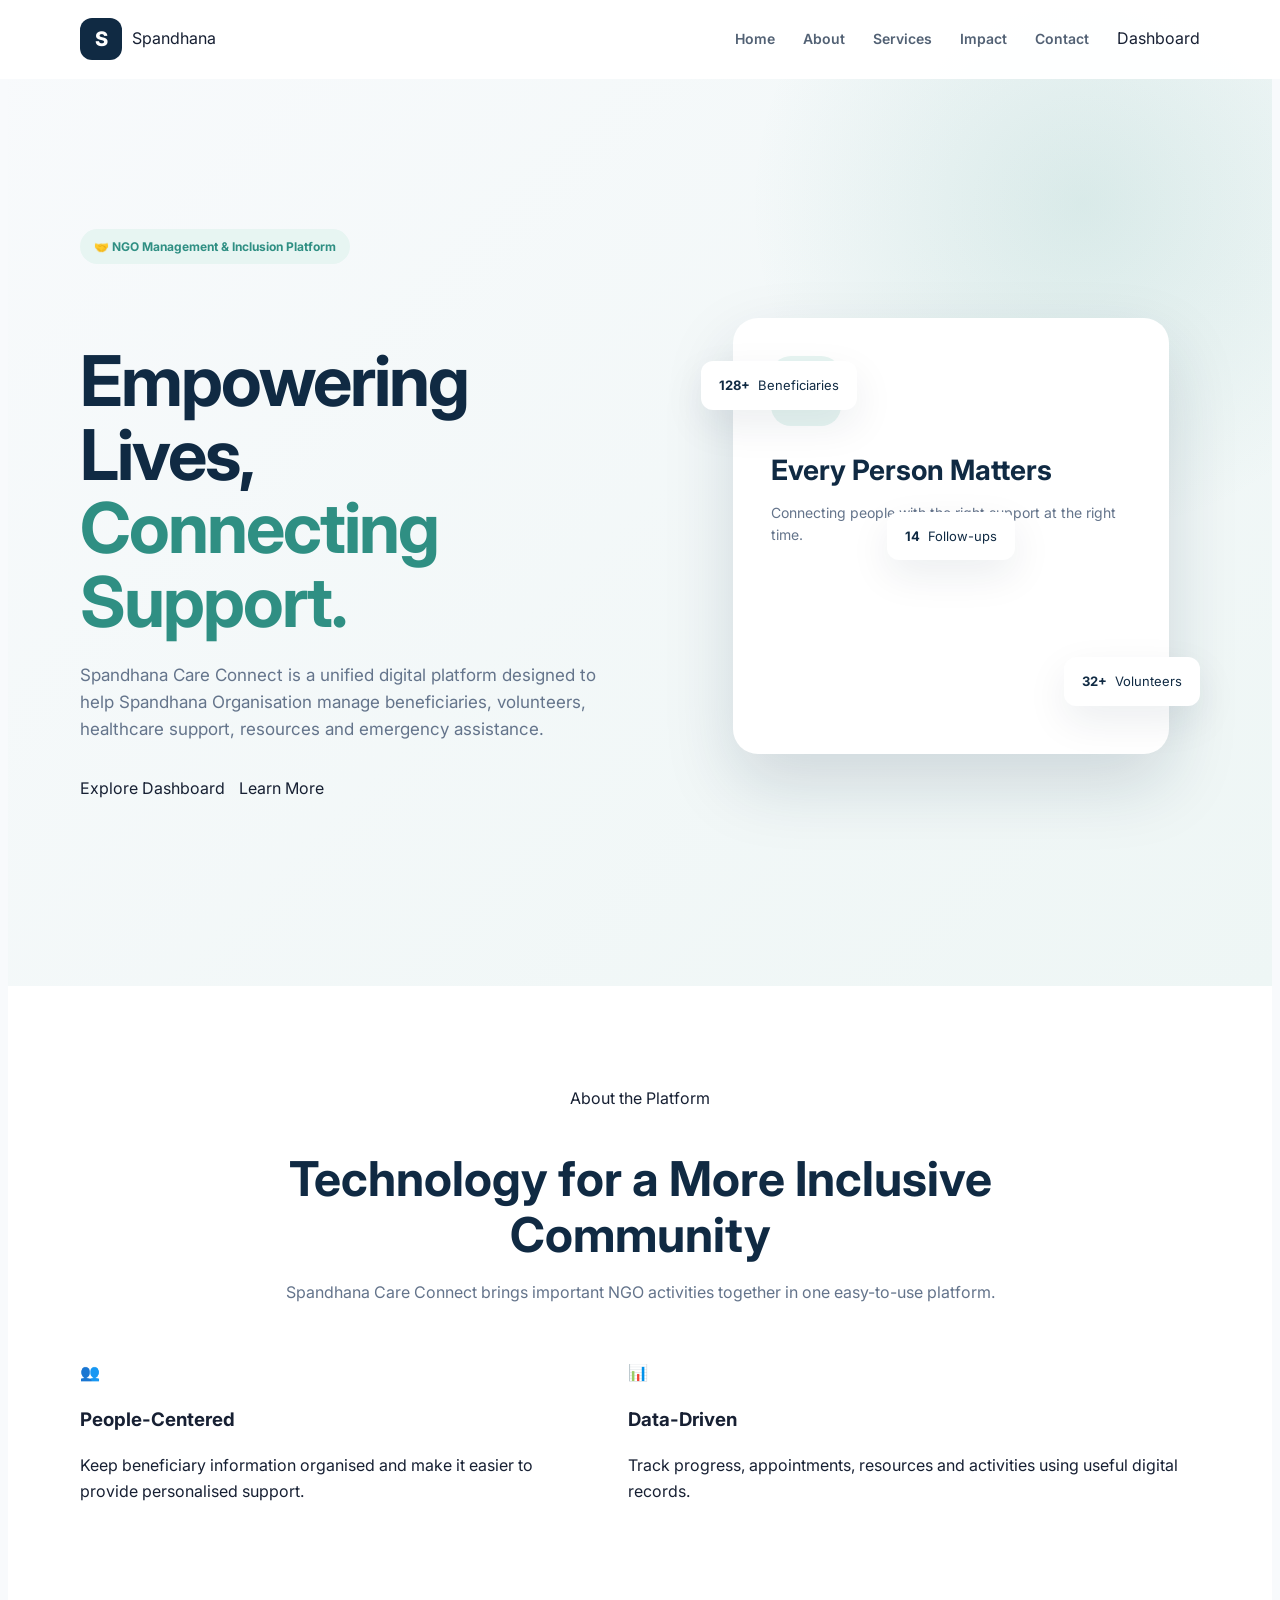
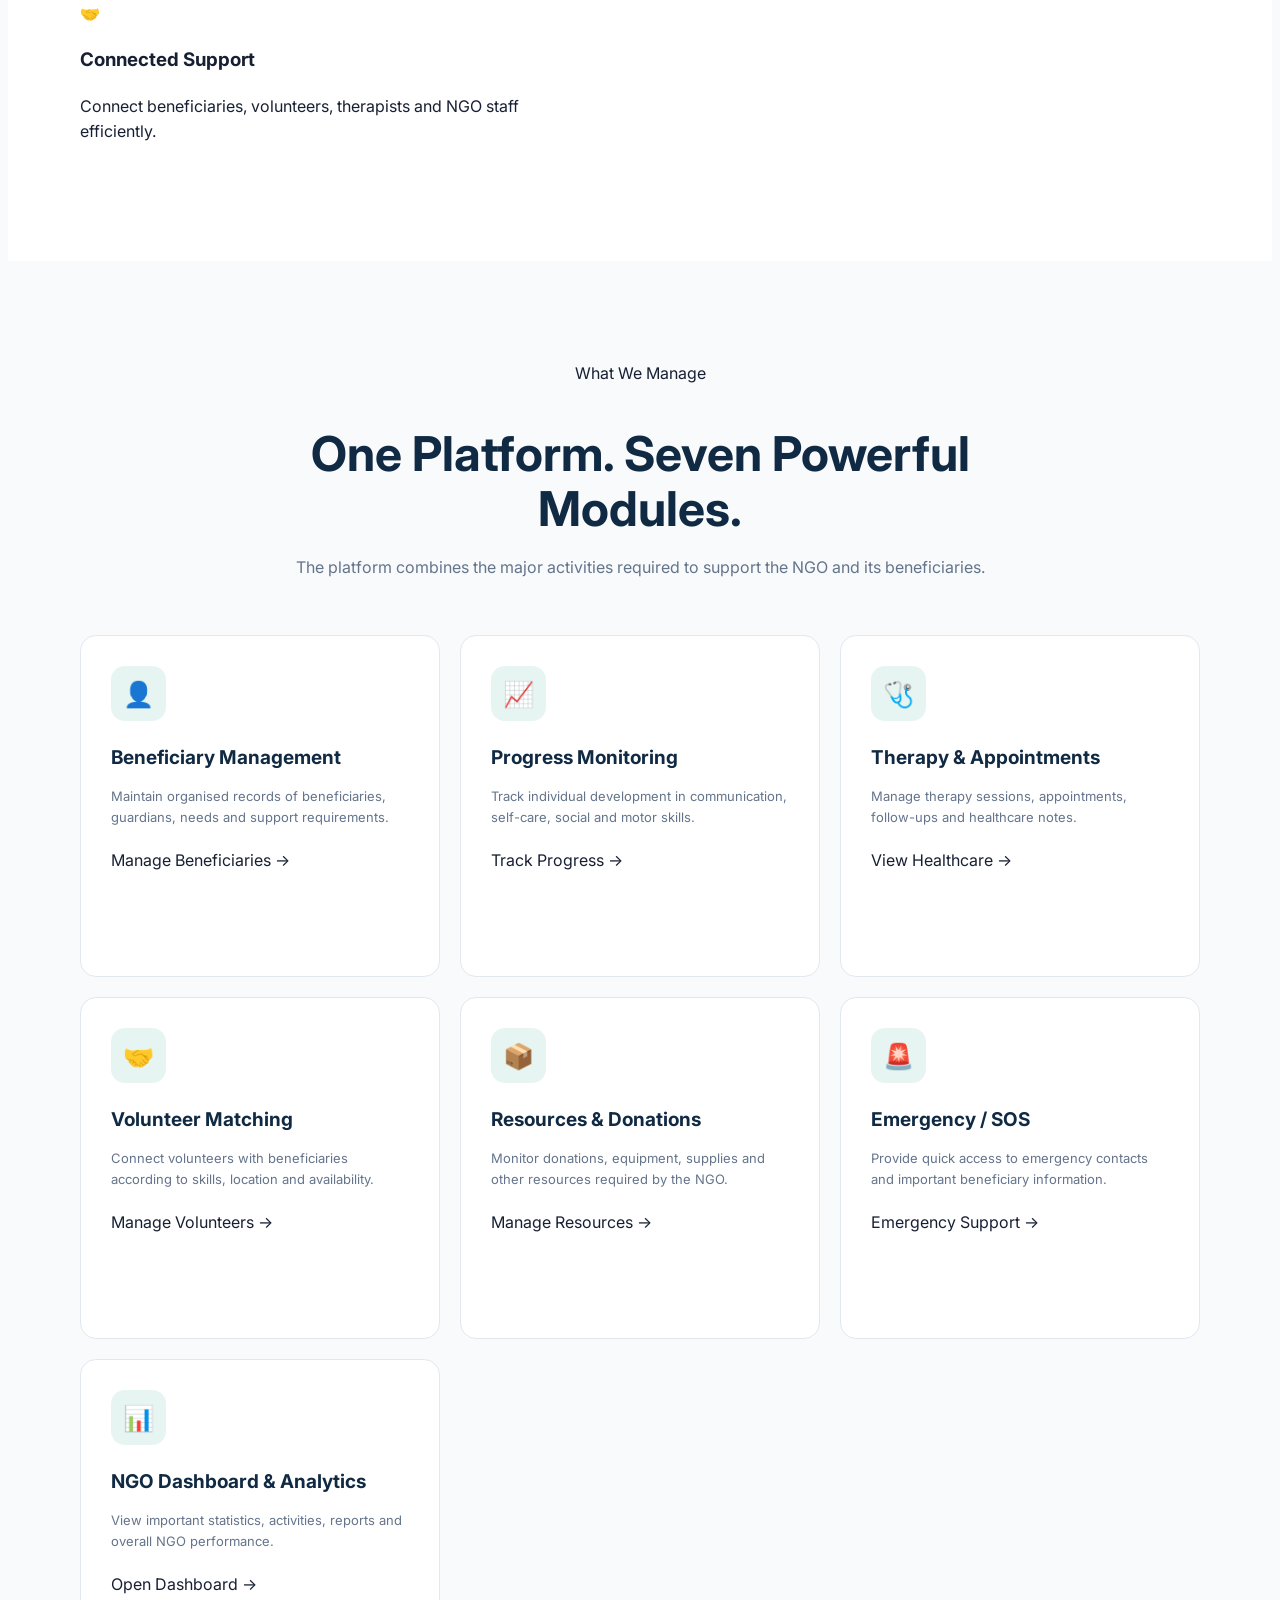
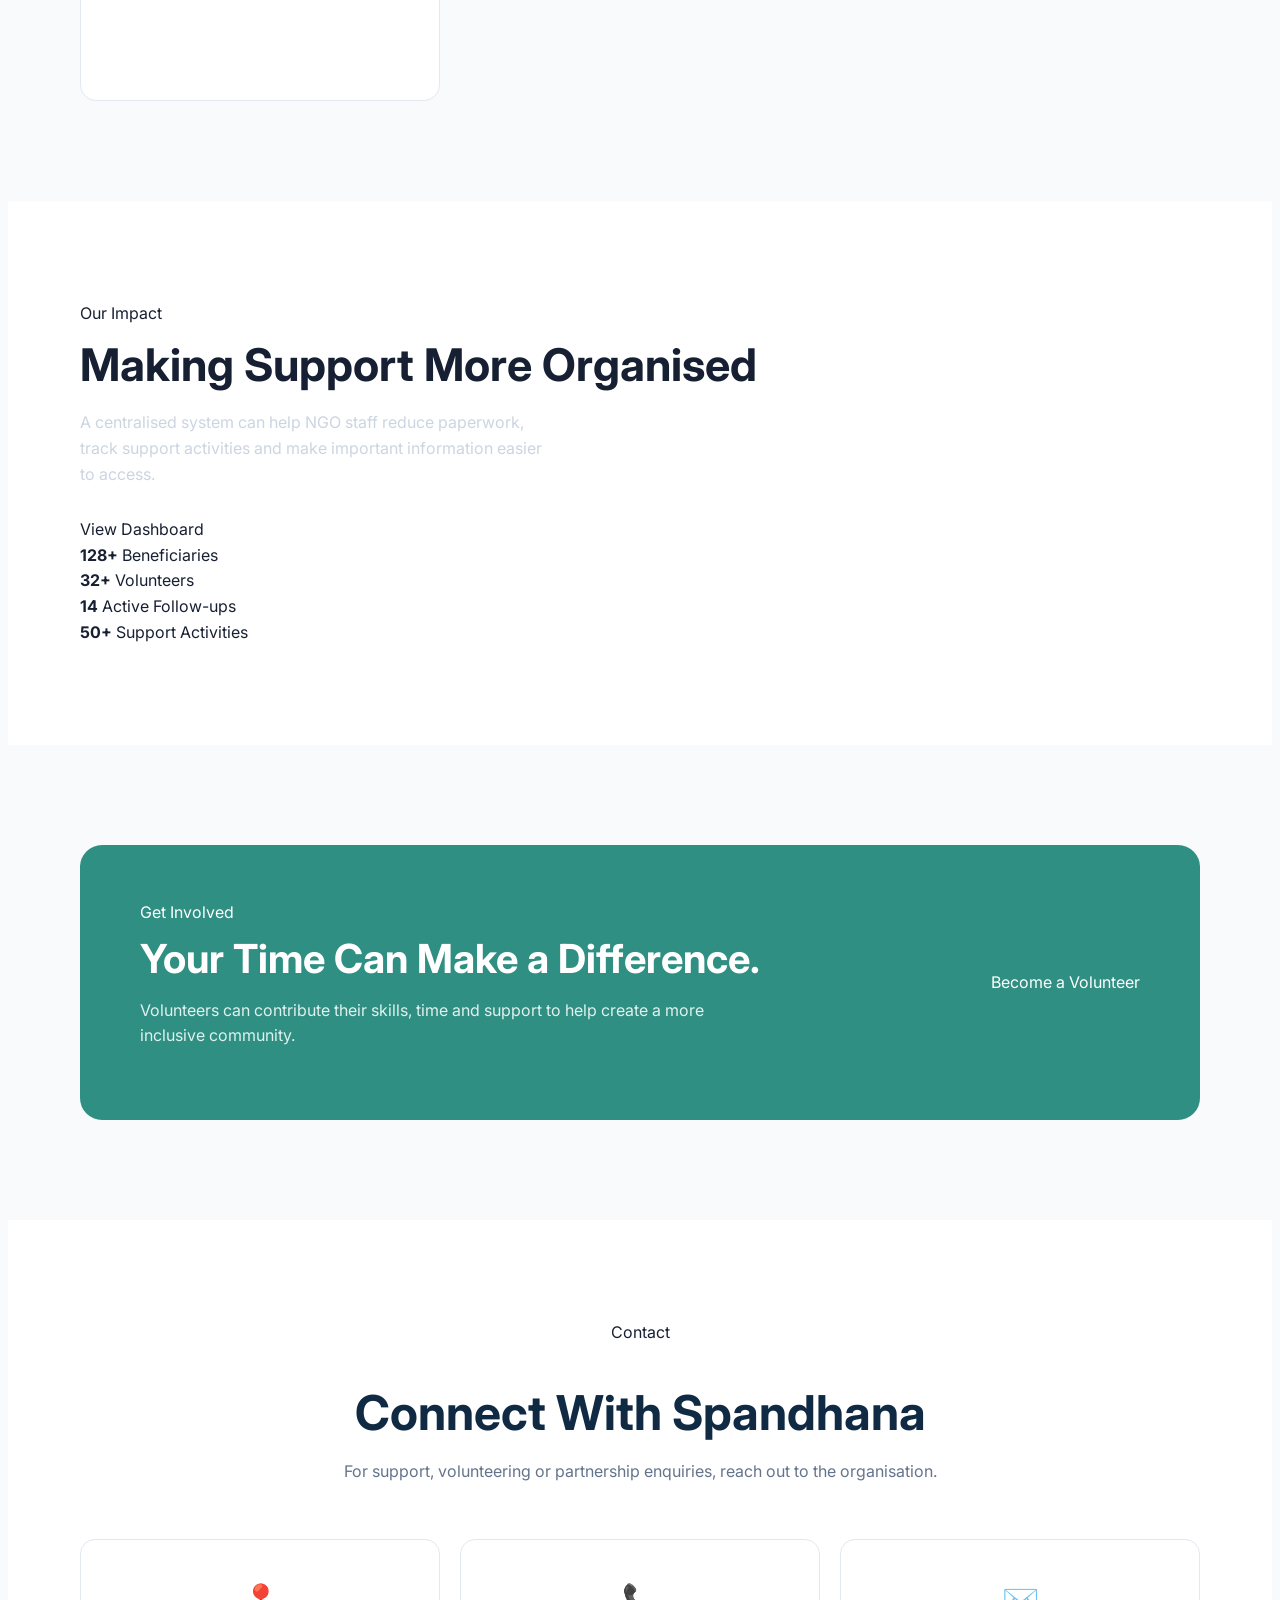
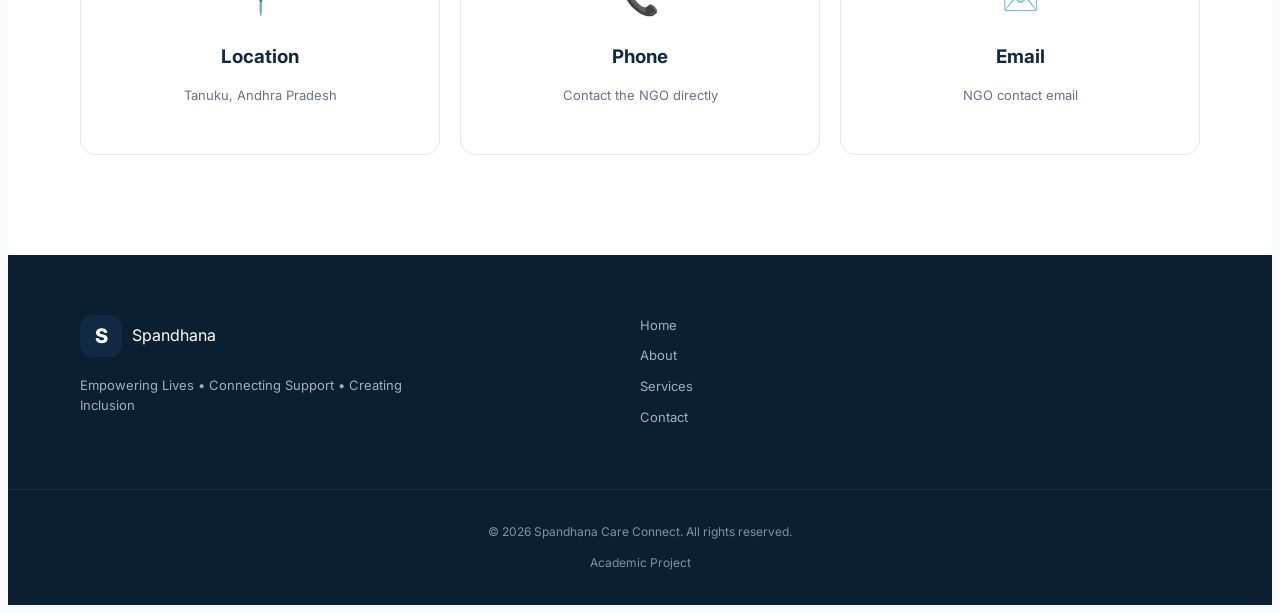
<file: ngo project/index.html>
<!DOCTYPE html>
<html lang="en">

<head>
    <meta charset="UTF-8">
    <meta name="viewport" content="width=device-width, initial-scale=1.0">

    <title>Spandhana Care Connect</title>

    <!-- Google Font -->
    <link rel="preconnect" href="https://fonts.googleapis.com">
    <link rel="preconnect" href="https://fonts.gstatic.com" crossorigin>
    <link
        href="https://fonts.googleapis.com/css2?family=Inter:wght@400;500;600;700;800&display=swap"
        rel="stylesheet">

    <!-- CSS -->
    <link rel="stylesheet" href="css/style.css">
</head>

<body>

    <!-- ================= HEADER ================= -->

    <header class="header">

        <div class="container nav-container">

            <a href="index.html" class="logo">
                <span class="logo-icon">S</span>
                <span>Spandhana</span>
            </a>

            <button class="menu-btn" id="menuBtn">
                ☰
            </button>

            <nav class="navbar">

                <a href="#home" class="nav-link">Home</a>

                <a href="#about" class="nav-link">About</a>

                <a href="#services" class="nav-link">Services</a>

                <a href="#impact" class="nav-link">Impact</a>

                <a href="#contact" class="nav-link">Contact</a>

                <a href="dashboard.html" class="nav-button">
                    Dashboard
                </a>

            </nav>

        </div>

    </header>


    <!-- ================= HERO SECTION ================= -->

    <section class="hero" id="home">

        <div class="container hero-container">

            <div class="hero-content">

                <span class="hero-tag">
                    🤝 NGO Management & Inclusion Platform
                </span>

                <h1>
                    Empowering Lives,
                    <span>Connecting Support.</span>
                </h1>

                <p>
                    Spandhana Care Connect is a unified digital platform
                    designed to help Spandhana Organisation manage
                    beneficiaries, volunteers, healthcare support,
                    resources and emergency assistance.
                </p>

                <div class="hero-buttons">

                    <a href="dashboard.html" class="btn btn-primary">
                        Explore Dashboard
                    </a>

                    <a href="#about" class="btn btn-secondary">
                        Learn More
                    </a>

                </div>

            </div>


            <!-- Hero Visual -->

            <div class="hero-visual">

                <div class="hero-card main-card">

                    <div class="card-icon">
                        ❤️
                    </div>

                    <h3>
                        Every Person Matters
                    </h3>

                    <p>
                        Connecting people with the right
                        support at the right time.
                    </p>

                </div>


                <div class="floating-card card-one">

                    <strong>128+</strong>

                    <span>Beneficiaries</span>

                </div>


                <div class="floating-card card-two">

                    <strong>32+</strong>

                    <span>Volunteers</span>

                </div>


                <div class="floating-card card-three">

                    <strong>14</strong>

                    <span>Follow-ups</span>

                </div>

            </div>

        </div>

    </section>


    <!-- ================= ABOUT SECTION ================= -->

    <section class="about section" id="about">

        <div class="container">

            <div class="section-heading">

                <span class="section-tag">
                    About the Platform
                </span>

                <h2>
                    Technology for a More Inclusive Community
                </h2>

                <p>
                    Spandhana Care Connect brings important NGO
                    activities together in one easy-to-use platform.
                </p>

            </div>


            <div class="about-grid">

                <div class="about-card">

                    <div class="about-icon">
                        👥
                    </div>

                    <h3>
                        People-Centered
                    </h3>

                    <p>
                        Keep beneficiary information organised
                        and make it easier to provide personalised
                        support.
                    </p>

                </div>


                <div class="about-card">

                    <div class="about-icon">
                        📊
                    </div>

                    <h3>
                        Data-Driven
                    </h3>

                    <p>
                        Track progress, appointments, resources
                        and activities using useful digital records.
                    </p>

                </div>


                <div class="about-card">

                    <div class="about-icon">
                        🤝
                    </div>

                    <h3>
                        Connected Support
                    </h3>

                    <p>
                        Connect beneficiaries, volunteers,
                        therapists and NGO staff efficiently.
                    </p>

                </div>

            </div>

        </div>

    </section>


    <!-- ================= SERVICES SECTION ================= -->

    <section class="services section" id="services">

        <div class="container">

            <div class="section-heading">

                <span class="section-tag">
                    What We Manage
                </span>

                <h2>
                    One Platform. Seven Powerful Modules.
                </h2>

                <p>
                    The platform combines the major activities
                    required to support the NGO and its beneficiaries.
                </p>

            </div>


            <div class="services-grid">


                <!-- 1 -->

                <a href="beneficiaries.html" class="service-card">

                    <div class="service-icon">
                        👤
                    </div>

                    <h3>
                        Beneficiary Management
                    </h3>

                    <p>
                        Maintain organised records of beneficiaries,
                        guardians, needs and support requirements.
                    </p>

                    <span class="service-link">
                        Manage Beneficiaries →
                    </span>

                </a>


                <!-- 2 -->

                <a href="beneficiaries.html" class="service-card">

                    <div class="service-icon">
                        📈
                    </div>

                    <h3>
                        Progress Monitoring
                    </h3>

                    <p>
                        Track individual development in communication,
                        self-care, social and motor skills.
                    </p>

                    <span class="service-link">
                        Track Progress →
                    </span>

                </a>


                <!-- 3 -->

                <a href="healthcare.html" class="service-card">

                    <div class="service-icon">
                        🩺
                    </div>

                    <h3>
                        Therapy & Appointments
                    </h3>

                    <p>
                        Manage therapy sessions, appointments,
                        follow-ups and healthcare notes.
                    </p>

                    <span class="service-link">
                        View Healthcare →
                    </span>

                </a>


                <!-- 4 -->

                <a href="volunteers.html" class="service-card">

                    <div class="service-icon">
                        🤝
                    </div>

                    <h3>
                        Volunteer Matching
                    </h3>

                    <p>
                        Connect volunteers with beneficiaries
                        according to skills, location and availability.
                    </p>

                    <span class="service-link">
                        Manage Volunteers →
                    </span>

                </a>


                <!-- 5 -->

                <a href="resources.html" class="service-card">

                    <div class="service-icon">
                        📦
                    </div>

                    <h3>
                        Resources & Donations
                    </h3>

                    <p>
                        Monitor donations, equipment, supplies
                        and other resources required by the NGO.
                    </p>

                    <span class="service-link">
                        Manage Resources →
                    </span>

                </a>


                <!-- 6 -->

                <a href="sos.html" class="service-card">

                    <div class="service-icon">
                        🚨
                    </div>

                    <h3>
                        Emergency / SOS
                    </h3>

                    <p>
                        Provide quick access to emergency contacts
                        and important beneficiary information.
                    </p>

                    <span class="service-link">
                        Emergency Support →
                    </span>

                </a>


                <!-- 7 -->

                <a href="dashboard.html" class="service-card">

                    <div class="service-icon">
                        📊
                    </div>

                    <h3>
                        NGO Dashboard & Analytics
                    </h3>

                    <p>
                        View important statistics, activities,
                        reports and overall NGO performance.
                    </p>

                    <span class="service-link">
                        Open Dashboard →
                    </span>

                </a>


            </div>

        </div>

    </section>


    <!-- ================= IMPACT SECTION ================= -->

    <section class="impact section" id="impact">

        <div class="container">

            <div class="impact-container">

                <div class="impact-content">

                    <span class="section-tag">
                        Our Impact
                    </span>

                    <h2>
                        Making Support More Organised
                    </h2>

                    <p>
                        A centralised system can help NGO staff
                        reduce paperwork, track support activities
                        and make important information easier to access.
                    </p>

                    <a href="dashboard.html" class="btn btn-primary">
                        View Dashboard
                    </a>

                </div>


                <div class="impact-stats">

                    <div class="impact-stat">

                        <strong>
                            128+
                        </strong>

                        <span>
                            Beneficiaries
                        </span>

                    </div>


                    <div class="impact-stat">

                        <strong>
                            32+
                        </strong>

                        <span>
                            Volunteers
                        </span>

                    </div>


                    <div class="impact-stat">

                        <strong>
                            14
                        </strong>

                        <span>
                            Active Follow-ups
                        </span>

                    </div>


                    <div class="impact-stat">

                        <strong>
                            50+
                        </strong>

                        <span>
                            Support Activities
                        </span>

                    </div>

                </div>

            </div>

        </div>

    </section>


    <!-- ================= VOLUNTEER SECTION ================= -->

    <section class="volunteer section">

        <div class="container">

            <div class="volunteer-box">

                <div>

                    <span class="section-tag">
                        Get Involved
                    </span>

                    <h2>
                        Your Time Can Make a Difference.
                    </h2>

                    <p>
                        Volunteers can contribute their skills,
                        time and support to help create a more
                        inclusive community.
                    </p>

                </div>


                <a href="volunteers.html" class="btn btn-light">
                    Become a Volunteer
                </a>

            </div>

        </div>

    </section>


    <!-- ================= CONTACT SECTION ================= -->

    <section class="contact section" id="contact">

        <div class="container">

            <div class="section-heading">

                <span class="section-tag">
                    Contact
                </span>

                <h2>
                    Connect With Spandhana
                </h2>

                <p>
                    For support, volunteering or partnership
                    enquiries, reach out to the organisation.
                </p>

            </div>


            <div class="contact-grid">


                <div class="contact-card">

                    <div class="contact-icon">
                        📍
                    </div>

                    <h3>
                        Location
                    </h3>

                    <p>
                        Tanuku, Andhra Pradesh
                    </p>

                </div>


                <div class="contact-card">

                    <div class="contact-icon">
                        📞
                    </div>

                    <h3>
                        Phone
                    </h3>

                    <p>
                        Contact the NGO directly
                    </p>

                </div>


                <div class="contact-card">

                    <div class="contact-icon">
                        ✉️
                    </div>

                    <h3>
                        Email
                    </h3>

                    <p>
                        NGO contact email
                    </p>

                </div>

            </div>

        </div>

    </section>


    <!-- ================= FOOTER ================= -->

    <footer class="footer">

        <div class="container footer-container">

            <div class="footer-brand">

                <a href="index.html" class="logo">

                    <span class="logo-icon">
                        S
                    </span>

                    <span>
                        Spandhana
                    </span>

                </a>

                <p>
                    Empowering Lives • Connecting Support •
                    Creating Inclusion
                </p>

            </div>


            <div class="footer-links">

                <a href="#home">
                    Home
                </a>

                <a href="#about">
                    About
                </a>

                <a href="#services">
                    Services
                </a>

                <a href="#contact">
                    Contact
                </a>

            </div>

        </div>


        <div class="footer-bottom">

            <p>
                © 2026 Spandhana Care Connect.
                All rights reserved.
            </p>

            <p>
                Academic Project
            </p>

        </div>

    </footer>


    <!-- ================= JAVASCRIPT ================= -->

    <script src="js/script.js"></script>

</body>

</html>
</file>
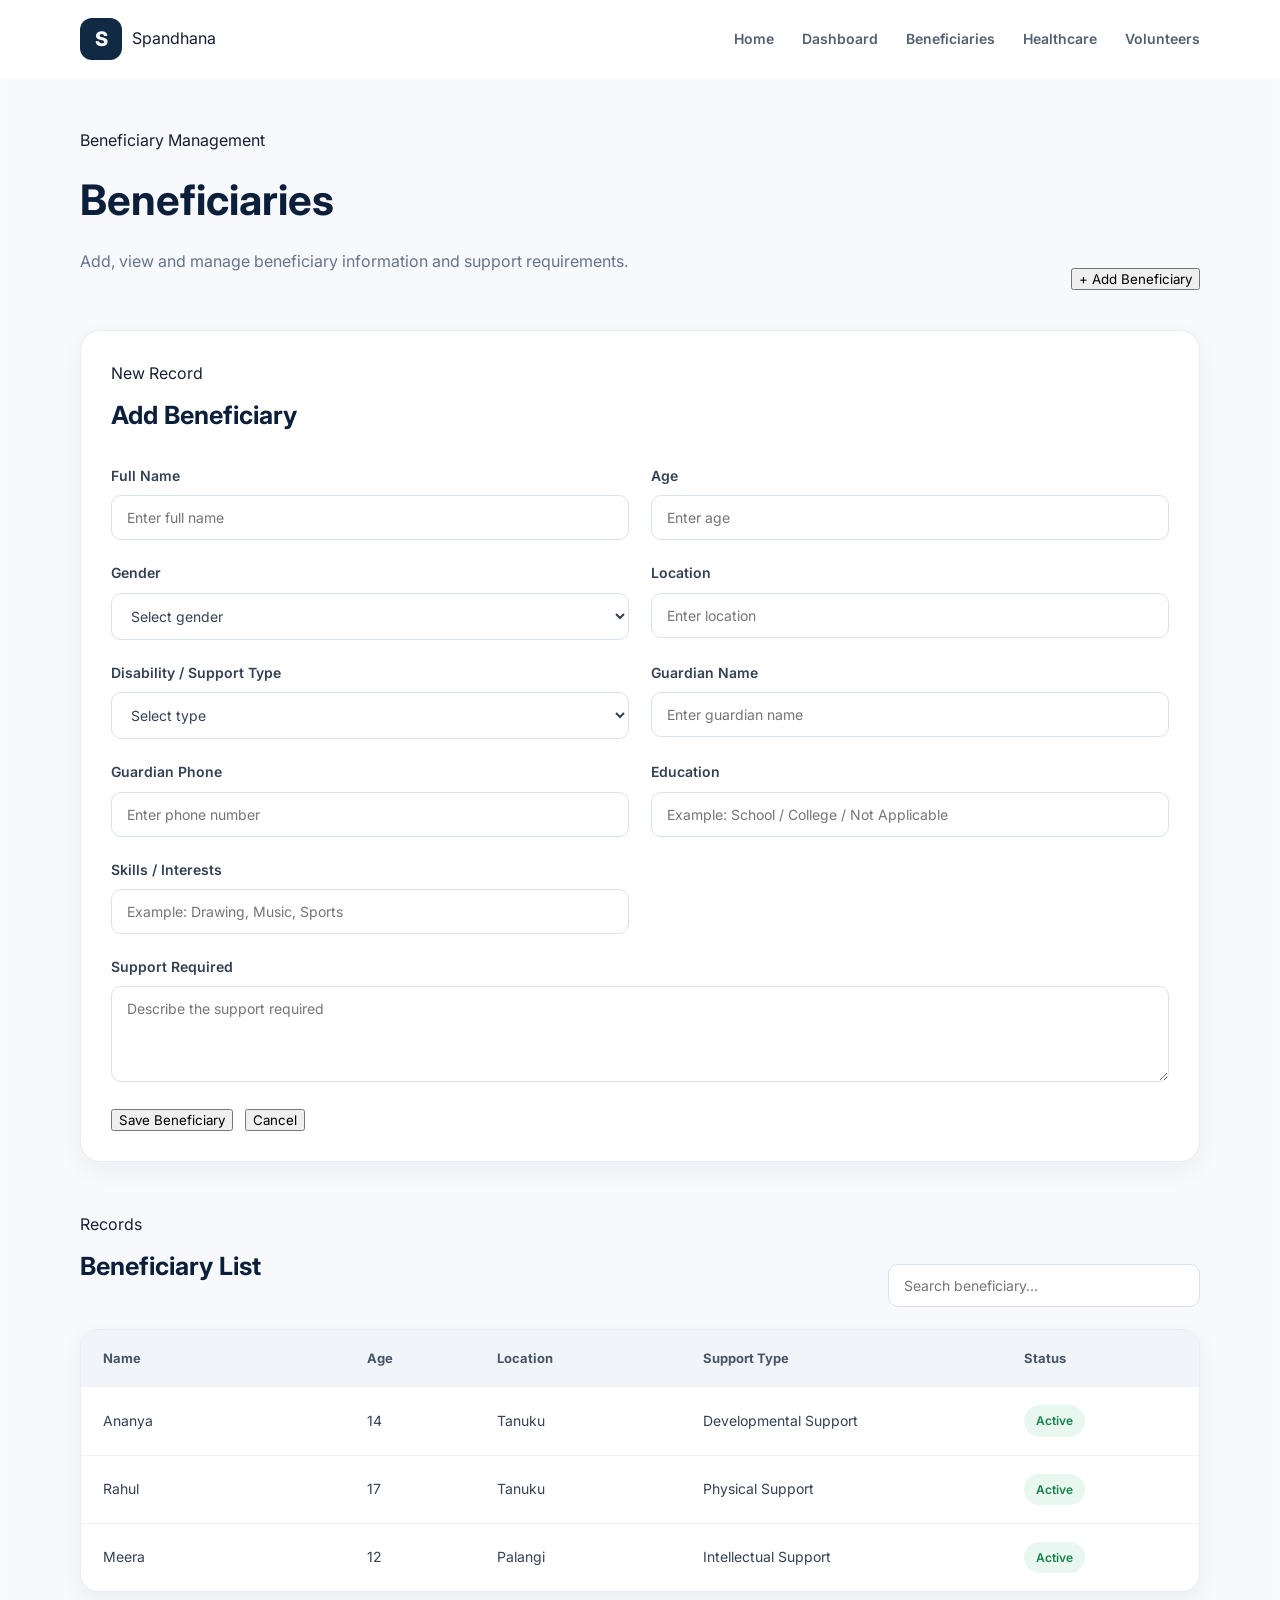
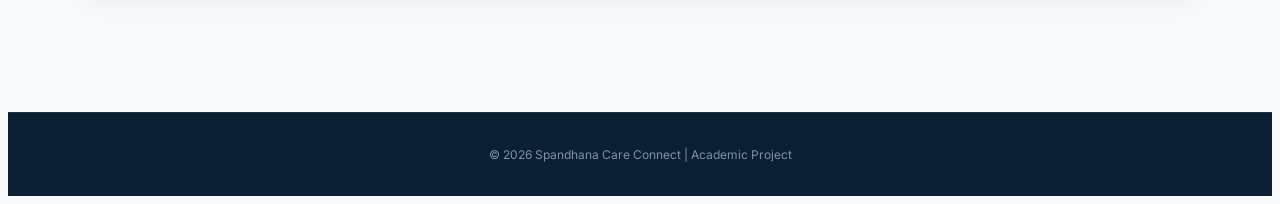
<file: ngo project/beneficiaries.html>
<!DOCTYPE html>
<html lang="en">

<head>

    <meta charset="UTF-8">
    <meta name="viewport" content="width=device-width, initial-scale=1.0">

    <title>Beneficiaries | Spandhana Care Connect</title>

    <link rel="preconnect" href="https://fonts.googleapis.com">
    <link rel="preconnect" href="https://fonts.gstatic.com" crossorigin>

    <link
        href="https://fonts.googleapis.com/css2?family=Inter:wght@400;500;600;700;800&display=swap"
        rel="stylesheet">

    <link rel="stylesheet" href="css/style.css">

</head>


<body>

    <!-- ================= HEADER ================= -->

    <header class="header">

        <div class="container nav-container">

            <a href="index.html" class="logo">

                <span class="logo-icon">
                    S
                </span>

                <span>
                    Spandhana
                </span>

            </a>


            <nav class="navbar">

                <a href="index.html" class="nav-link">
                    Home
                </a>

                <a href="dashboard.html" class="nav-link">
                    Dashboard
                </a>

                <a href="beneficiaries.html" class="nav-link">
                    Beneficiaries
                </a>

                <a href="healthcare.html" class="nav-link">
                    Healthcare
                </a>

                <a href="volunteers.html" class="nav-link">
                    Volunteers
                </a>

            </nav>

        </div>

    </header>



    <!-- ================= MAIN ================= -->

    <main class="beneficiary-page">

        <div class="container">


            <!-- PAGE HEADING -->

            <div class="beneficiary-heading">

                <div>

                    <span class="section-tag">
                        Beneficiary Management
                    </span>

                    <h1>
                        Beneficiaries
                    </h1>

                    <p>
                        Add, view and manage beneficiary information
                        and support requirements.
                    </p>

                </div>


                <button
                    class="btn btn-primary"
                    id="showFormBtn">

                    + Add Beneficiary

                </button>

            </div>



            <!-- ================= ADD BENEFICIARY FORM ================= -->

            <section
                class="beneficiary-form-section"
                id="beneficiaryFormSection">

                <div class="form-header">

                    <div>

                        <span class="section-tag">
                            New Record
                        </span>

                        <h2>
                            Add Beneficiary
                        </h2>

                    </div>

                </div>


                <form id="beneficiaryForm">


                    <!-- NAME -->

                    <div class="form-group">

                        <label for="beneficiaryName">
                            Full Name
                        </label>

                        <input
                            type="text"
                            id="beneficiaryName"
                            placeholder="Enter full name"
                            required>

                    </div>


                    <!-- AGE -->

                    <div class="form-group">

                        <label for="beneficiaryAge">
                            Age
                        </label>

                        <input
                            type="number"
                            id="beneficiaryAge"
                            placeholder="Enter age"
                            min="1"
                            max="100"
                            required>

                    </div>


                    <!-- GENDER -->

                    <div class="form-group">

                        <label for="beneficiaryGender">
                            Gender
                        </label>

                        <select
                            id="beneficiaryGender"
                            required>

                            <option value="">
                                Select gender
                            </option>

                            <option value="Female">
                                Female
                            </option>

                            <option value="Male">
                                Male
                            </option>

                            <option value="Other">
                                Other
                            </option>

                        </select>

                    </div>


                    <!-- LOCATION -->

                    <div class="form-group">

                        <label for="beneficiaryLocation">
                            Location
                        </label>

                        <input
                            type="text"
                            id="beneficiaryLocation"
                            placeholder="Enter location"
                            required>

                    </div>


                    <!-- DISABILITY -->

                    <div class="form-group">

                        <label for="disabilityType">
                            Disability / Support Type
                        </label>

                        <select
                            id="disabilityType"
                            required>

                            <option value="">
                                Select type
                            </option>

                            <option value="Physical Support">
                                Physical Support
                            </option>

                            <option value="Intellectual Support">
                                Intellectual Support
                            </option>

                            <option value="Developmental Support">
                                Developmental Support
                            </option>

                            <option value="Multiple Support Needs">
                                Multiple Support Needs
                            </option>

                            <option value="Other">
                                Other
                            </option>

                        </select>

                    </div>


                    <!-- GUARDIAN -->

                    <div class="form-group">

                        <label for="guardianName">
                            Guardian Name
                        </label>

                        <input
                            type="text"
                            id="guardianName"
                            placeholder="Enter guardian name"
                            required>

                    </div>


                    <!-- PHONE -->

                    <div class="form-group">

                        <label for="guardianPhone">
                            Guardian Phone
                        </label>

                        <input
                            type="tel"
                            id="guardianPhone"
                            placeholder="Enter phone number"
                            required>

                    </div>


                    <!-- EDUCATION -->

                    <div class="form-group">

                        <label for="education">
                            Education
                        </label>

                        <input
                            type="text"
                            id="education"
                            placeholder="Example: School / College / Not Applicable">

                    </div>


                    <!-- SKILLS -->

                    <div class="form-group">

                        <label for="skills">
                            Skills / Interests
                        </label>

                        <input
                            type="text"
                            id="skills"
                            placeholder="Example: Drawing, Music, Sports">

                    </div>


                    <!-- SUPPORT -->

                    <div class="form-group full-width">

                        <label for="supportRequired">
                            Support Required
                        </label>

                        <textarea
                            id="supportRequired"
                            rows="4"
                            placeholder="Describe the support required"></textarea>

                    </div>


                    <!-- BUTTONS -->

                    <div class="form-buttons">

                        <button
                            type="submit"
                            class="btn btn-primary">

                            Save Beneficiary

                        </button>

                        <button
                            type="button"
                            class="btn btn-secondary"
                            id="cancelFormBtn">

                            Cancel

                        </button>

                    </div>

                </form>

            </section>



            <!-- ================= SEARCH ================= -->

            <section class="beneficiary-list-section">

                <div class="list-header">

                    <div>

                        <span class="section-tag">
                            Records
                        </span>

                        <h2>
                            Beneficiary List
                        </h2>

                    </div>


                    <div class="search-box">

                        <input
                            type="text"
                            id="searchBeneficiary"
                            placeholder="Search beneficiary...">

                    </div>

                </div>



                <!-- ================= TABLE ================= -->

                <div class="beneficiary-table">

                    <div class="beneficiary-table-header">

                        <span>
                            Name
                        </span>

                        <span>
                            Age
                        </span>

                        <span>
                            Location
                        </span>

                        <span>
                            Support Type
                        </span>

                        <span>
                            Status
                        </span>

                    </div>


                    <!-- SAMPLE RECORD 1 -->

                    <div class="beneficiary-row">

                        <span>
                            Ananya
                        </span>

                        <span>
                            14
                        </span>

                        <span>
                            Tanuku
                        </span>

                        <span>
                            Developmental Support
                        </span>

                        <span class="status active">
                            Active
                        </span>

                    </div>


                    <!-- SAMPLE RECORD 2 -->

                    <div class="beneficiary-row">

                        <span>
                            Rahul
                        </span>

                        <span>
                            17
                        </span>

                        <span>
                            Tanuku
                        </span>

                        <span>
                            Physical Support
                        </span>

                        <span class="status active">
                            Active
                        </span>

                    </div>


                    <!-- SAMPLE RECORD 3 -->

                    <div class="beneficiary-row">

                        <span>
                            Meera
                        </span>

                        <span>
                            12
                        </span>

                        <span>
                            Palangi
                        </span>

                        <span>
                            Intellectual Support
                        </span>

                        <span class="status active">
                            Active
                        </span>

                    </div>

                </div>

            </section>

        </div>

    </main>



    <!-- ================= FOOTER ================= -->

    <footer class="footer">

        <div class="footer-bottom">

            <p>
                © 2026 Spandhana Care Connect |
                Academic Project
            </p>

        </div>

    </footer>



    <!-- JAVASCRIPT -->

    <script src="js/script.js"></script>

</body>

</html>
</file>
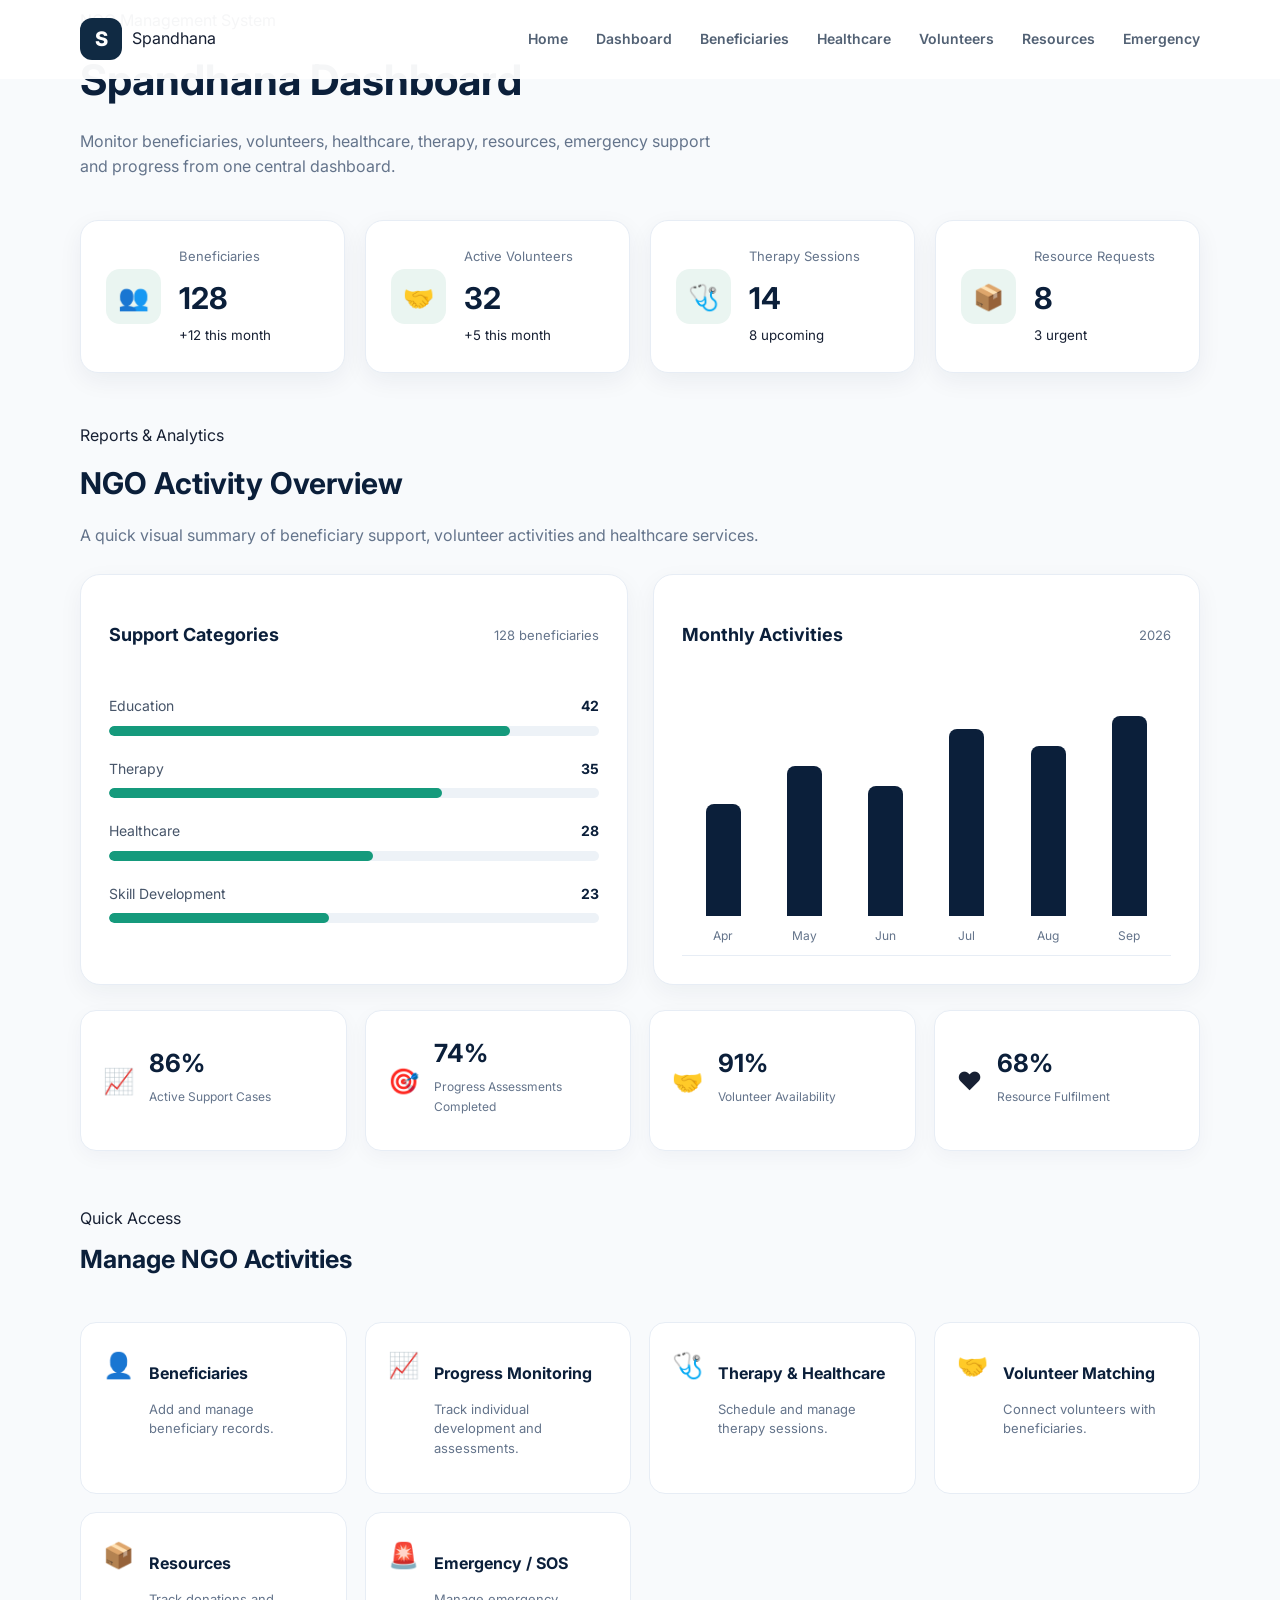
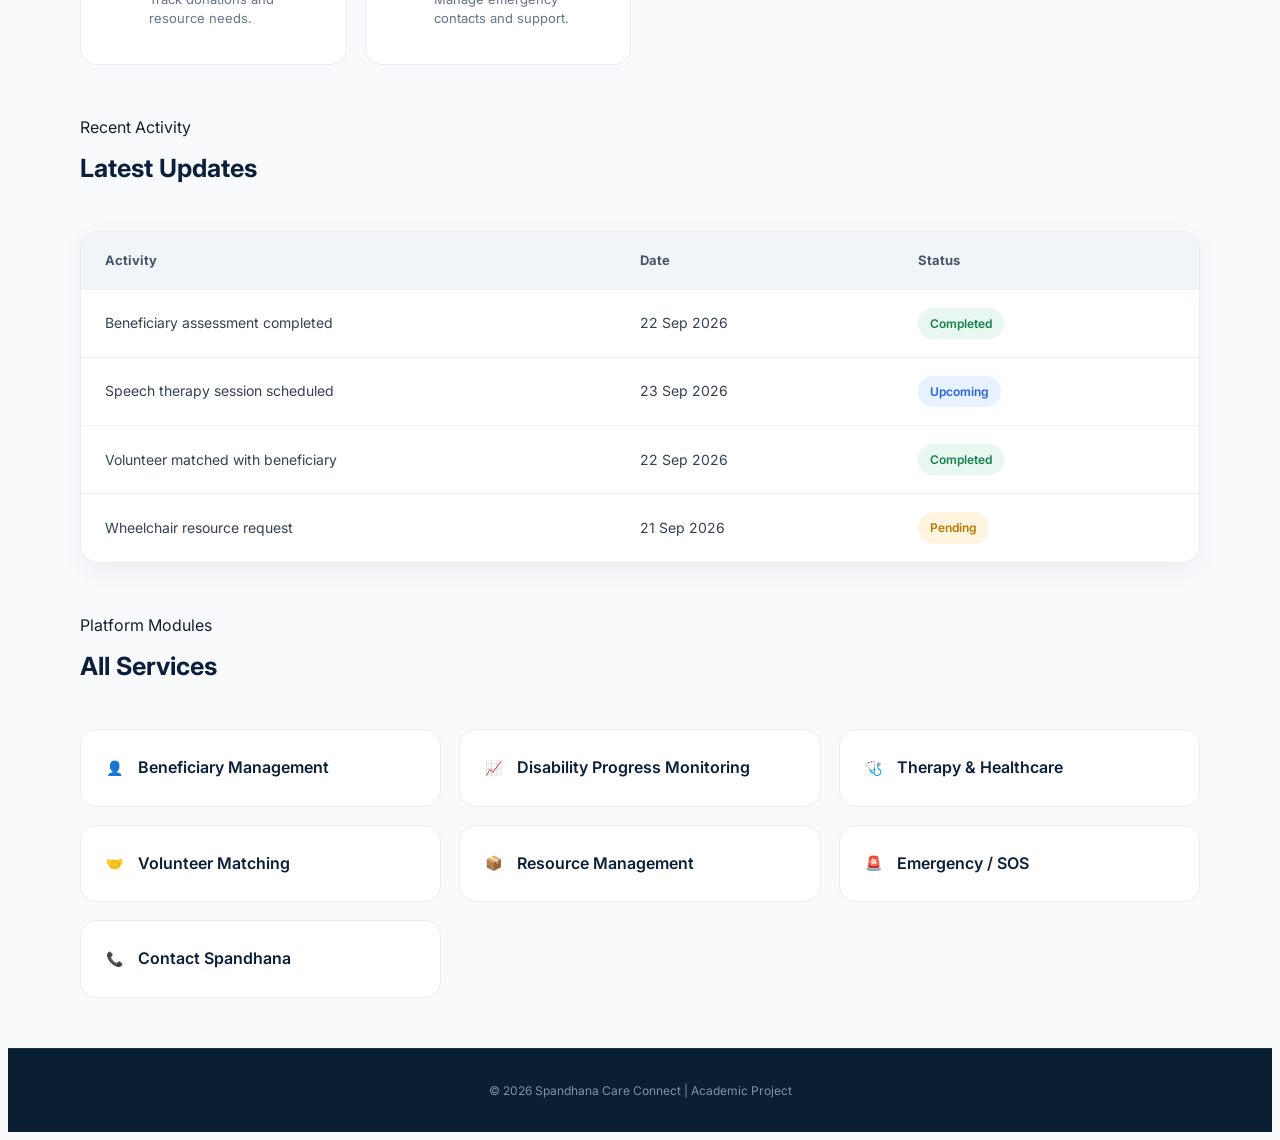
<file: ngo project/dashboard.html>
<!DOCTYPE html>
<html lang="en">

<head>

    <meta charset="UTF-8">
    <meta name="viewport" content="width=device-width, initial-scale=1.0">

    <title>Dashboard | Spandhana Care Connect</title>

    <link rel="preconnect" href="https://fonts.googleapis.com">
    <link rel="preconnect" href="https://fonts.gstatic.com" crossorigin>

    <link
        href="https://fonts.googleapis.com/css2?family=Inter:wght@400;500;600;700;800&display=swap"
        rel="stylesheet">

    <link rel="stylesheet" href="css/style.css">

</head>

<body>

<header class="header">

    <div class="container nav-container">

        <a href="index.html" class="logo">

            <span class="logo-icon">S</span>

            <span>Spandhana</span>

        </a>

        <button class="menu-btn" id="menuBtn">
            ☰
        </button>

        <nav class="navbar">

            <a href="index.html" class="nav-link">
                Home
            </a>

            <a href="dashboard.html" class="nav-link">
                Dashboard
            </a>

            <a href="beneficiaries.html" class="nav-link">
                Beneficiaries
            </a>

            <a href="healthcare.html" class="nav-link">
                Healthcare
            </a>

            <a href="volunteers.html" class="nav-link">
                Volunteers
            </a>

            <a href="resources.html" class="nav-link">
                Resources
            </a>

            <a href="sos.html" class="nav-link">
                Emergency
            </a>

        </nav>

    </div>

</header>


<main class="dashboard-page">

<div class="container">


    <!-- HEADING -->

    <div class="dashboard-heading">

        <span class="section-tag">
            NGO Management System
        </span>

        <h1>
            Spandhana Dashboard
        </h1>

        <p>
            Monitor beneficiaries, volunteers, healthcare,
            therapy, resources, emergency support and
            progress from one central dashboard.
        </p>

    </div>


    <!-- STAT CARDS -->

    <section class="dashboard-stats">


        <div class="dashboard-stat-card">

            <div class="stat-icon">
                👥
            </div>

            <div>

                <span>
                    Beneficiaries
                </span>

                <strong>
                    128
                </strong>

                <small>
                    +12 this month
                </small>

            </div>

        </div>


        <div class="dashboard-stat-card">

            <div class="stat-icon">
                🤝
            </div>

            <div>

                <span>
                    Active Volunteers
                </span>

                <strong>
                    32
                </strong>

                <small>
                    +5 this month
                </small>

            </div>

        </div>


        <div class="dashboard-stat-card">

            <div class="stat-icon">
                🩺
            </div>

            <div>

                <span>
                    Therapy Sessions
                </span>

                <strong>
                    14
                </strong>

                <small>
                    8 upcoming
                </small>

            </div>

        </div>


        <div class="dashboard-stat-card">

            <div class="stat-icon">
                📦
            </div>

            <div>

                <span>
                    Resource Requests
                </span>

                <strong>
                    8
                </strong>

                <small>
                    3 urgent
                </small>

            </div>

        </div>

    </section>


    <!-- ANALYTICS -->

    <section class="analytics-section">

        <div class="analytics-heading">

            <div>

                <span class="section-tag">
                    Reports & Analytics
                </span>

                <h2>
                    NGO Activity Overview
                </h2>

                <p>
                    A quick visual summary of beneficiary support,
                    volunteer activities and healthcare services.
                </p>

            </div>

        </div>


        <div class="analytics-grid">


            <!-- BENEFICIARY DISTRIBUTION -->

            <div class="analytics-card">

                <div class="analytics-card-heading">

                    <h3>
                        Support Categories
                    </h3>

                    <span>
                        128 beneficiaries
                    </span>

                </div>


                <div class="bar-chart">


                    <div class="bar-item">

                        <div class="bar-label">

                            <span>
                                Education
                            </span>

                            <strong>
                                42
                            </strong>

                        </div>

                        <div class="bar-bg">

                            <div
                                class="bar-fill"
                                style="width:82%;">
                            </div>

                        </div>

                    </div>


                    <div class="bar-item">

                        <div class="bar-label">

                            <span>
                                Therapy
                            </span>

                            <strong>
                                35
                            </strong>

                        </div>

                        <div class="bar-bg">

                            <div
                                class="bar-fill"
                                style="width:68%;">
                            </div>

                        </div>

                    </div>


                    <div class="bar-item">

                        <div class="bar-label">

                            <span>
                                Healthcare
                            </span>

                            <strong>
                                28
                            </strong>

                        </div>

                        <div class="bar-bg">

                            <div
                                class="bar-fill"
                                style="width:54%;">
                            </div>

                        </div>

                    </div>


                    <div class="bar-item">

                        <div class="bar-label">

                            <span>
                                Skill Development
                            </span>

                            <strong>
                                23
                            </strong>

                        </div>

                        <div class="bar-bg">

                            <div
                                class="bar-fill"
                                style="width:45%;">
                            </div>

                        </div>

                    </div>

                </div>

            </div>


            <!-- MONTHLY ACTIVITY -->

            <div class="analytics-card">

                <div class="analytics-card-heading">

                    <h3>
                        Monthly Activities
                    </h3>

                    <span>
                        2026
                    </span>

                </div>


                <div class="activity-bars">


                    <div class="activity-month">

                        <div
                            class="activity-column"
                            style="height:45%;">
                        </div>

                        <span>
                            Apr
                        </span>

                    </div>


                    <div class="activity-month">

                        <div
                            class="activity-column"
                            style="height:60%;">
                        </div>

                        <span>
                            May
                        </span>

                    </div>


                    <div class="activity-month">

                        <div
                            class="activity-column"
                            style="height:52%;">
                        </div>

                        <span>
                            Jun
                        </span>

                    </div>


                    <div class="activity-month">

                        <div
                            class="activity-column"
                            style="height:75%;">
                        </div>

                        <span>
                            Jul
                        </span>

                    </div>


                    <div class="activity-month">

                        <div
                            class="activity-column"
                            style="height:68%;">
                        </div>

                        <span>
                            Aug
                        </span>

                    </div>


                    <div class="activity-month">

                        <div
                            class="activity-column"
                            style="height:90%;">
                        </div>

                        <span>
                            Sep
                        </span>

                    </div>

                </div>

            </div>


        </div>


        <!-- IMPACT NUMBERS -->

        <div class="impact-summary">


            <div class="impact-summary-card">

                <span>
                    📈
                </span>

                <div>

                    <strong>
                        86%
                    </strong>

                    <p>
                        Active Support Cases
                    </p>

                </div>

            </div>


            <div class="impact-summary-card">

                <span>
                    🎯
                </span>

                <div>

                    <strong>
                        74%
                    </strong>

                    <p>
                        Progress Assessments Completed
                    </p>

                </div>

            </div>


            <div class="impact-summary-card">

                <span>
                    🤝
                </span>

                <div>

                    <strong>
                        91%
                    </strong>

                    <p>
                        Volunteer Availability
                    </p>

                </div>

            </div>


            <div class="impact-summary-card">

                <span>
                    ❤️
                </span>

                <div>

                    <strong>
                        68%
                    </strong>

                    <p>
                        Resource Fulfilment
                    </p>

                </div>

            </div>

        </div>

    </section>


    <!-- QUICK ACTIONS -->

    <section class="dashboard-section">

        <div class="dashboard-section-heading">

            <div>

                <span class="section-tag">
                    Quick Access
                </span>

                <h2>
                    Manage NGO Activities
                </h2>

            </div>

        </div>


        <div class="quick-actions">


            <a
                href="beneficiaries.html"
                class="quick-action">

                <span>
                    👤
                </span>

                <div>

                    <h3>
                        Beneficiaries
                    </h3>

                    <p>
                        Add and manage beneficiary records.
                    </p>

                </div>

            </a>


            <a
                href="progress.html"
                class="quick-action">

                <span>
                    📈
                </span>

                <div>

                    <h3>
                        Progress Monitoring
                    </h3>

                    <p>
                        Track individual development and assessments.
                    </p>

                </div>

            </a>


            <a
                href="healthcare.html"
                class="quick-action">

                <span>
                    🩺
                </span>

                <div>

                    <h3>
                        Therapy & Healthcare
                    </h3>

                    <p>
                        Schedule and manage therapy sessions.
                    </p>

                </div>

            </a>


            <a
                href="volunteers.html"
                class="quick-action">

                <span>
                    🤝
                </span>

                <div>

                    <h3>
                        Volunteer Matching
                    </h3>

                    <p>
                        Connect volunteers with beneficiaries.
                    </p>

                </div>

            </a>


            <a
                href="resources.html"
                class="quick-action">

                <span>
                    📦
                </span>

                <div>

                    <h3>
                        Resources
                    </h3>

                    <p>
                        Track donations and resource needs.
                    </p>

                </div>

            </a>


            <a
                href="sos.html"
                class="quick-action">

                <span>
                    🚨
                </span>

                <div>

                    <h3>
                        Emergency / SOS
                    </h3>

                    <p>
                        Manage emergency contacts and support.
                    </p>

                </div>

            </a>

        </div>

    </section>


    <!-- RECENT ACTIVITY -->

    <section class="dashboard-section">

        <div class="dashboard-section-heading">

            <div>

                <span class="section-tag">
                    Recent Activity
                </span>

                <h2>
                    Latest Updates
                </h2>

            </div>

        </div>


        <div class="activity-table">

            <div class="table-header">

                <span>
                    Activity
                </span>

                <span>
                    Date
                </span>

                <span>
                    Status
                </span>

            </div>


            <div class="table-row">

                <span>
                    Beneficiary assessment completed
                </span>

                <span>
                    22 Sep 2026
                </span>

                <span class="status completed">
                    Completed
                </span>

            </div>


            <div class="table-row">

                <span>
                    Speech therapy session scheduled
                </span>

                <span>
                    23 Sep 2026
                </span>

                <span class="status upcoming">
                    Upcoming
                </span>

            </div>


            <div class="table-row">

                <span>
                    Volunteer matched with beneficiary
                </span>

                <span>
                    22 Sep 2026
                </span>

                <span class="status completed">
                    Completed
                </span>

            </div>


            <div class="table-row">

                <span>
                    Wheelchair resource request
                </span>

                <span>
                    21 Sep 2026
                </span>

                <span class="status pending">
                    Pending
                </span>

            </div>

        </div>

    </section>


    <!-- MODULES -->

    <section class="dashboard-section">

        <div class="dashboard-section-heading">

            <div>

                <span class="section-tag">
                    Platform Modules
                </span>

                <h2>
                    All Services
                </h2>

            </div>

        </div>


        <div class="module-grid">


            <a href="beneficiaries.html">

                <span>
                    👤
                </span>

                <div>
                    Beneficiary Management
                </div>

            </a>


            <a href="progress.html">

                <span>
                    📈
                </span>

                <div>
                    Disability Progress Monitoring
                </div>

            </a>


            <a href="healthcare.html">

                <span>
                    🩺
                </span>

                <div>
                    Therapy & Healthcare
                </div>

            </a>


            <a href="volunteers.html">

                <span>
                    🤝
                </span>

                <div>
                    Volunteer Matching
                </div>

            </a>


            <a href="resources.html">

                <span>
                    📦
                </span>

                <div>
                    Resource Management
                </div>

            </a>


            <a href="sos.html">

                <span>
                    🚨
                </span>

                <div>
                    Emergency / SOS
                </div>

            </a>


            <a href="index.html#contact">

                <span>
                    📞
                </span>

                <div>
                    Contact Spandhana
                </div>

            </a>

        </div>

    </section>


</div>

</main>


<footer class="footer">

    <div class="footer-bottom">

        <p>
            © 2026 Spandhana Care Connect | Academic Project
        </p>

    </div>

</footer>


<script src="js/script.js"></script>

</body>

</html>
</file>
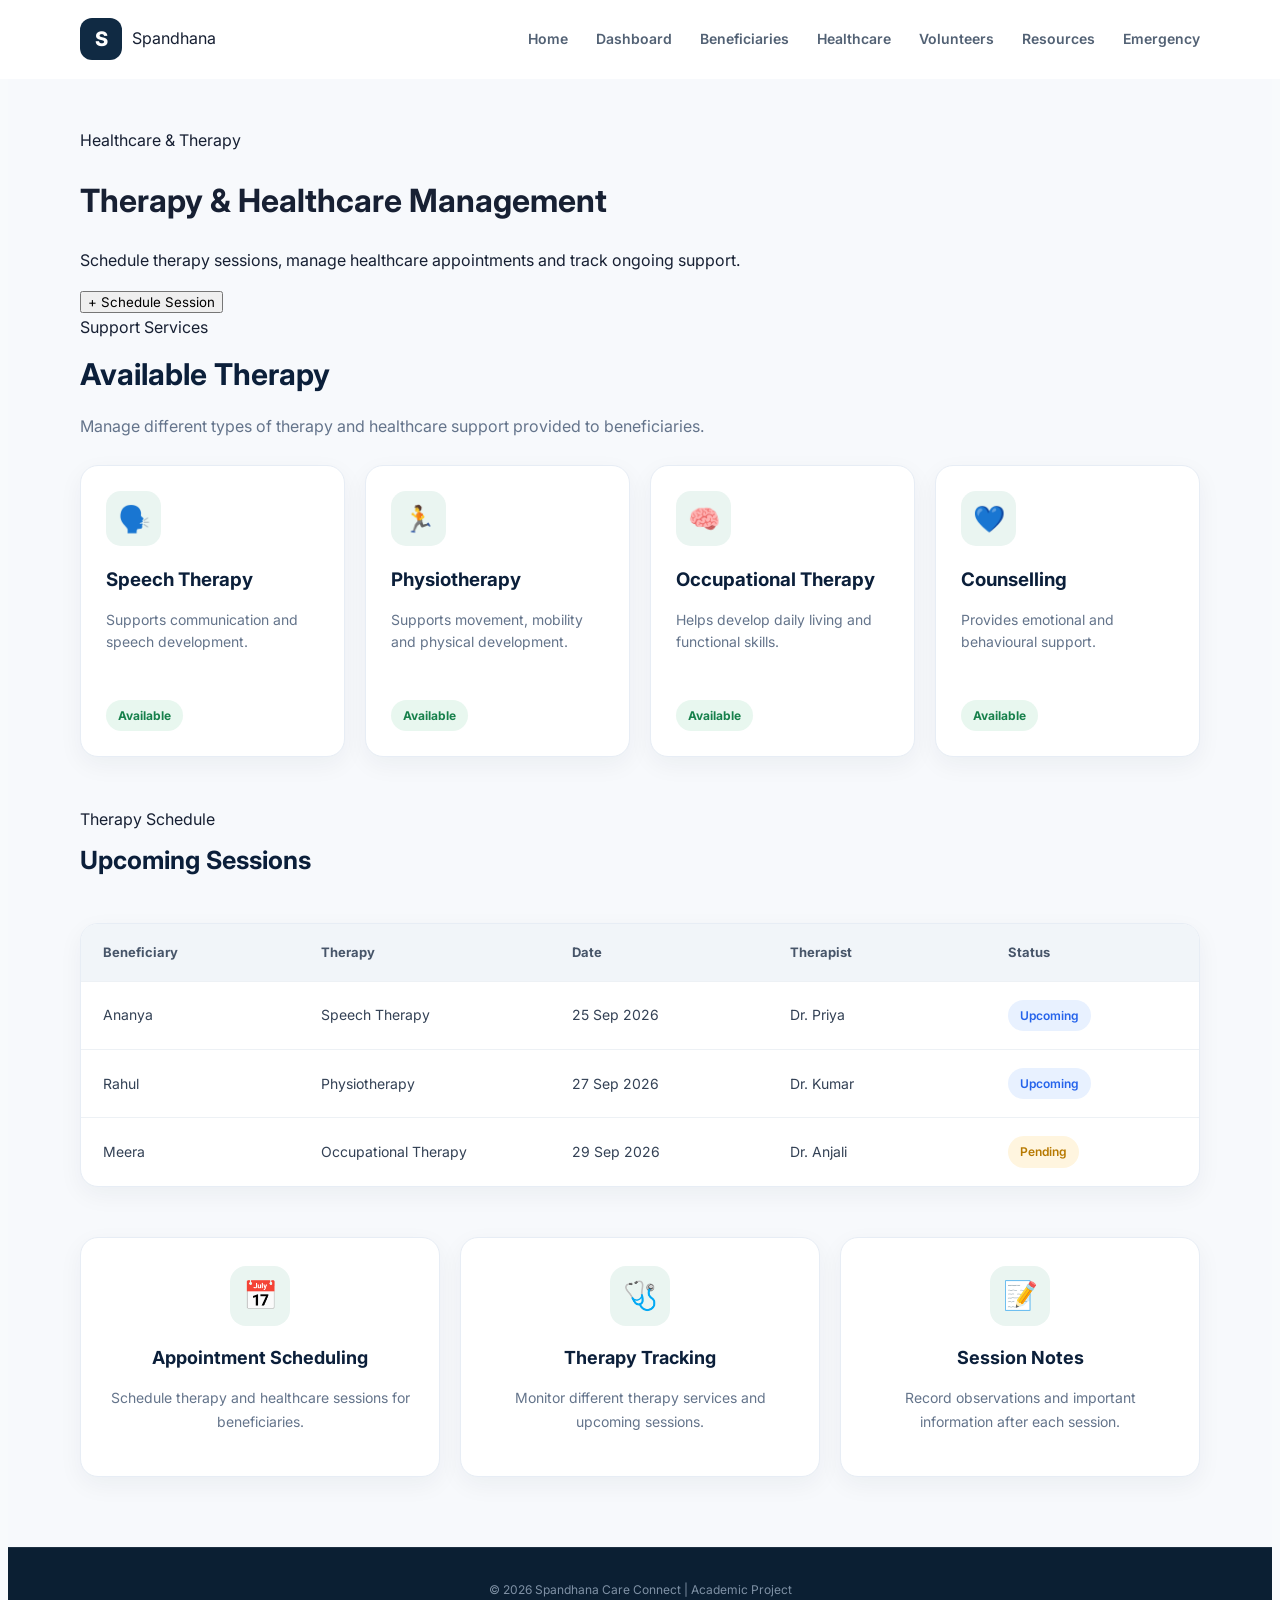
<file: ngo project/healthcare.html>
<!DOCTYPE html>
<html lang="en">

<head>

    <meta charset="UTF-8">
    <meta name="viewport" content="width=device-width, initial-scale=1.0">

    <title>Healthcare & Therapy | Spandhana Care Connect</title>

    <link rel="preconnect" href="https://fonts.googleapis.com">
    <link rel="preconnect" href="https://fonts.gstatic.com" crossorigin>

    <link
        href="https://fonts.googleapis.com/css2?family=Inter:wght@400;500;600;700;800&display=swap"
        rel="stylesheet">

    <link rel="stylesheet" href="css/style.css">

</head>

<body>

    <!-- HEADER -->

    <header class="header">

        <div class="container nav-container">

            <a href="index.html" class="logo">

                <span class="logo-icon">S</span>

                <span>Spandhana</span>

            </a>

            <button class="menu-btn" id="menuBtn">
                ☰
            </button>

            <nav class="navbar">

                <a href="index.html" class="nav-link">
                    Home
                </a>

                <a href="dashboard.html" class="nav-link">
                    Dashboard
                </a>

                <a href="beneficiaries.html" class="nav-link">
                    Beneficiaries
                </a>

                <a href="healthcare.html" class="nav-link">
                    Healthcare
                </a>

                <a href="volunteers.html" class="nav-link">
                    Volunteers
                </a>

                <a href="resources.html" class="nav-link">
                    Resources
                </a>

                <a href="sos.html" class="nav-link">
                    Emergency
                </a>

            </nav>

        </div>

    </header>


    <!-- MAIN -->

    <main class="healthcare-page">

        <div class="container">


            <!-- HEADING -->

            <div class="page-heading">

                <div>

                    <span class="section-tag">
                        Healthcare & Therapy
                    </span>

                    <h1>
                        Therapy & Healthcare Management
                    </h1>

                    <p>
                        Schedule therapy sessions, manage healthcare
                        appointments and track ongoing support.
                    </p>

                </div>

                <button
                    class="btn btn-primary"
                    id="showAppointmentBtn">

                    + Schedule Session

                </button>

            </div>


            <!-- THERAPY TYPES -->

            <section class="therapy-section">

                <div class="therapy-heading">

                    <div>

                        <span class="section-tag">
                            Support Services
                        </span>

                        <h2>
                            Available Therapy
                        </h2>

                        <p>
                            Manage different types of therapy and
                            healthcare support provided to beneficiaries.
                        </p>

                    </div>

                </div>


                <div class="therapy-cards">


                    <div class="therapy-card">

                        <div class="therapy-icon">
                            🗣️
                        </div>

                        <h3>
                            Speech Therapy
                        </h3>

                        <p>
                            Supports communication and speech
                            development.
                        </p>

                        <span class="therapy-status">
                            Available
                        </span>

                    </div>


                    <div class="therapy-card">

                        <div class="therapy-icon">
                            🏃
                        </div>

                        <h3>
                            Physiotherapy
                        </h3>

                        <p>
                            Supports movement, mobility and
                            physical development.
                        </p>

                        <span class="therapy-status">
                            Available
                        </span>

                    </div>


                    <div class="therapy-card">

                        <div class="therapy-icon">
                            🧠
                        </div>

                        <h3>
                            Occupational Therapy
                        </h3>

                        <p>
                            Helps develop daily living and
                            functional skills.
                        </p>

                        <span class="therapy-status">
                            Available
                        </span>

                    </div>


                    <div class="therapy-card">

                        <div class="therapy-icon">
                            💙
                        </div>

                        <h3>
                            Counselling
                        </h3>

                        <p>
                            Provides emotional and behavioural
                            support.
                        </p>

                        <span class="therapy-status">
                            Available
                        </span>

                    </div>

                </div>

            </section>


            <!-- APPOINTMENT FORM -->

            <section
                class="appointment-form-section"
                id="appointmentFormSection">

                <div class="form-header">

                    <span class="section-tag">
                        New Session
                    </span>

                    <h2>
                        Schedule Therapy / Healthcare
                    </h2>

                </div>


                <form id="appointmentForm">


                    <div class="form-group">

                        <label for="appointmentBeneficiary">
                            Beneficiary
                        </label>

                        <select
                            id="appointmentBeneficiary"
                            required>

                            <option value="">
                                Select beneficiary
                            </option>

                            <option value="Ananya">
                                Ananya
                            </option>

                            <option value="Rahul">
                                Rahul
                            </option>

                            <option value="Meera">
                                Meera
                            </option>

                        </select>

                    </div>


                    <div class="form-group">

                        <label for="appointmentType">
                            Therapy / Healthcare Type
                        </label>

                        <select
                            id="appointmentType"
                            required>

                            <option value="">
                                Select service
                            </option>

                            <option value="Speech Therapy">
                                Speech Therapy
                            </option>

                            <option value="Physiotherapy">
                                Physiotherapy
                            </option>

                            <option value="Occupational Therapy">
                                Occupational Therapy
                            </option>

                            <option value="Counselling">
                                Counselling
                            </option>

                            <option value="General Healthcare">
                                General Healthcare
                            </option>

                        </select>

                    </div>


                    <div class="form-group">

                        <label for="appointmentDate">
                            Date
                        </label>

                        <input
                            type="date"
                            id="appointmentDate"
                            required>

                    </div>


                    <div class="form-group">

                        <label for="appointmentTime">
                            Time
                        </label>

                        <input
                            type="time"
                            id="appointmentTime"
                            required>

                    </div>


                    <div class="form-group">

                        <label for="therapistName">
                            Therapist / Professional
                        </label>

                        <input
                            type="text"
                            id="therapistName"
                            placeholder="Enter therapist name"
                            required>

                    </div>


                    <div class="form-group">

                        <label for="appointmentStatus">
                            Status
                        </label>

                        <select
                            id="appointmentStatus"
                            required>

                            <option value="Upcoming">
                                Upcoming
                            </option>

                            <option value="Completed">
                                Completed
                            </option>

                            <option value="Pending">
                                Pending
                            </option>

                        </select>

                    </div>


                    <div class="form-group full-width">

                        <label for="appointmentNotes">
                            Notes
                        </label>

                        <textarea
                            id="appointmentNotes"
                            rows="4"
                            placeholder="Enter therapy or healthcare notes"></textarea>

                    </div>


                    <div class="form-buttons">

                        <button
                            type="submit"
                            class="btn btn-primary">

                            Schedule Session

                        </button>

                        <button
                            type="button"
                            class="btn btn-secondary"
                            id="cancelAppointmentBtn">

                            Cancel

                        </button>

                    </div>

                </form>

            </section>


            <!-- APPOINTMENT LIST -->

            <section class="appointment-list-section">

                <div class="list-header">

                    <div>

                        <span class="section-tag">
                            Therapy Schedule
                        </span>

                        <h2>
                            Upcoming Sessions
                        </h2>

                    </div>

                </div>


                <div class="appointment-table">


                    <div class="appointment-table-header">

                        <span>Beneficiary</span>

                        <span>Therapy</span>

                        <span>Date</span>

                        <span>Therapist</span>

                        <span>Status</span>

                    </div>


                    <div class="appointment-row">

                        <span>
                            Ananya
                        </span>

                        <span>
                            Speech Therapy
                        </span>

                        <span>
                            25 Sep 2026
                        </span>

                        <span>
                            Dr. Priya
                        </span>

                        <span class="status upcoming">
                            Upcoming
                        </span>

                    </div>


                    <div class="appointment-row">

                        <span>
                            Rahul
                        </span>

                        <span>
                            Physiotherapy
                        </span>

                        <span>
                            27 Sep 2026
                        </span>

                        <span>
                            Dr. Kumar
                        </span>

                        <span class="status upcoming">
                            Upcoming
                        </span>

                    </div>


                    <div class="appointment-row">

                        <span>
                            Meera
                        </span>

                        <span>
                            Occupational Therapy
                        </span>

                        <span>
                            29 Sep 2026
                        </span>

                        <span>
                            Dr. Anjali
                        </span>

                        <span class="status pending">
                            Pending
                        </span>

                    </div>


                </div>

            </section>


            <!-- HEALTHCARE INFO -->

            <section class="healthcare-info">


                <div class="healthcare-info-card">

                    <div class="healthcare-info-icon">
                        📅
                    </div>

                    <h3>
                        Appointment Scheduling
                    </h3>

                    <p>
                        Schedule therapy and healthcare sessions
                        for beneficiaries.
                    </p>

                </div>


                <div class="healthcare-info-card">

                    <div class="healthcare-info-icon">
                        🩺
                    </div>

                    <h3>
                        Therapy Tracking
                    </h3>

                    <p>
                        Monitor different therapy services and
                        upcoming sessions.
                    </p>

                </div>


                <div class="healthcare-info-card">

                    <div class="healthcare-info-icon">
                        📝
                    </div>

                    <h3>
                        Session Notes
                    </h3>

                    <p>
                        Record observations and important
                        information after each session.
                    </p>

                </div>


            </section>

        </div>

    </main>


    <!-- FOOTER -->

    <footer class="footer">

        <div class="footer-bottom">

            <p>
                © 2026 Spandhana Care Connect | Academic Project
            </p>

        </div>

    </footer>


    <script src="js/script.js"></script>

</body>

</html>
</file>
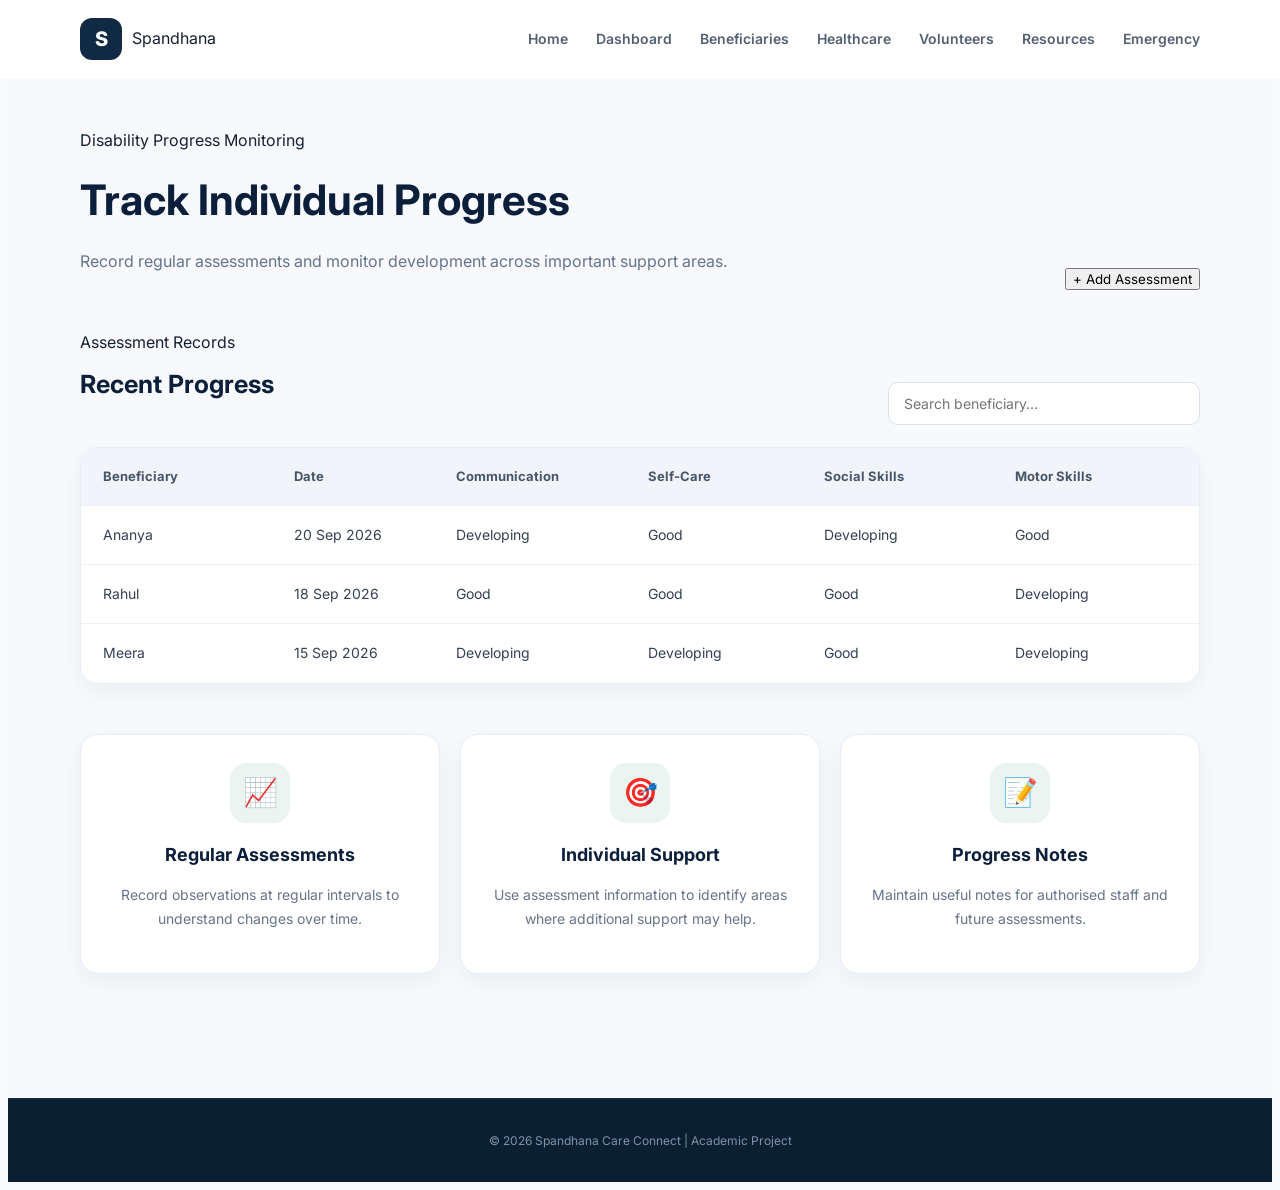
<file: ngo project/progress.html>
<!DOCTYPE html>
<html lang="en">

<head>

    <meta charset="UTF-8">
    <meta name="viewport" content="width=device-width, initial-scale=1.0">

    <title>Progress Monitoring | Spandhana Care Connect</title>

    <link rel="preconnect" href="https://fonts.googleapis.com">
    <link rel="preconnect" href="https://fonts.gstatic.com" crossorigin>

    <link
        href="https://fonts.googleapis.com/css2?family=Inter:wght@400;500;600;700;800&display=swap"
        rel="stylesheet">

    <link rel="stylesheet" href="css/style.css">

</head>

<body>


    <!-- HEADER -->

    <header class="header">

        <div class="container nav-container">

            <a href="index.html" class="logo">

                <span class="logo-icon">S</span>

                <span>Spandhana</span>

            </a>


            <nav class="navbar">

                <a href="index.html" class="nav-link">
                    Home
                </a>

                <a href="dashboard.html" class="nav-link">
                    Dashboard
                </a>

                <a href="beneficiaries.html" class="nav-link">
                    Beneficiaries
                </a>

                <a href="healthcare.html" class="nav-link">
                    Healthcare
                </a>

                <a href="volunteers.html" class="nav-link">
                    Volunteers
                </a>

                <a href="resources.html" class="nav-link">
                    Resources
                </a>

                <a href="sos.html" class="nav-link">
                    Emergency
                </a>

            </nav>

        </div>

    </header>


    <!-- MAIN -->

    <main class="progress-page">

        <div class="container">


            <!-- PAGE HEADING -->

            <div class="progress-heading">

                <div>

                    <span class="section-tag">
                        Disability Progress Monitoring
                    </span>

                    <h1>
                        Track Individual Progress
                    </h1>

                    <p>
                        Record regular assessments and monitor
                        development across important support areas.
                    </p>

                </div>


                <button
                    class="btn btn-primary"
                    id="showProgressBtn">

                    + Add Assessment

                </button>

            </div>


            <!-- PROGRESS FORM -->

            <section
                class="progress-form-section"
                id="progressFormSection">

                <div class="form-header">

                    <span class="section-tag">
                        New Assessment
                    </span>

                    <h2>
                        Record Progress
                    </h2>

                </div>


                <form id="progressForm">


                    <!-- BENEFICIARY -->

                    <div class="form-group">

                        <label for="progressBeneficiary">
                            Beneficiary Name
                        </label>

                        <input
                            type="text"
                            id="progressBeneficiary"
                            placeholder="Enter beneficiary name"
                            required>

                    </div>


                    <!-- DATE -->

                    <div class="form-group">

                        <label for="assessmentDate">
                            Assessment Date
                        </label>

                        <input
                            type="date"
                            id="assessmentDate"
                            required>

                    </div>


                    <!-- COMMUNICATION -->

                    <div class="form-group">

                        <label for="communicationLevel">
                            Communication
                        </label>

                        <select
                            id="communicationLevel"
                            required>

                            <option value="">
                                Select level
                            </option>

                            <option value="Needs Support">
                                Needs Support
                            </option>

                            <option value="Developing">
                                Developing
                            </option>

                            <option value="Good">
                                Good
                            </option>

                            <option value="Excellent">
                                Excellent
                            </option>

                        </select>

                    </div>


                    <!-- SELF CARE -->

                    <div class="form-group">

                        <label for="selfCareLevel">
                            Self-Care
                        </label>

                        <select
                            id="selfCareLevel"
                            required>

                            <option value="">
                                Select level
                            </option>

                            <option value="Needs Support">
                                Needs Support
                            </option>

                            <option value="Developing">
                                Developing
                            </option>

                            <option value="Good">
                                Good
                            </option>

                            <option value="Excellent">
                                Excellent
                            </option>

                        </select>

                    </div>


                    <!-- SOCIAL SKILLS -->

                    <div class="form-group">

                        <label for="socialSkillsLevel">
                            Social Skills
                        </label>

                        <select
                            id="socialSkillsLevel"
                            required>

                            <option value="">
                                Select level
                            </option>

                            <option value="Needs Support">
                                Needs Support
                            </option>

                            <option value="Developing">
                                Developing
                            </option>

                            <option value="Good">
                                Good
                            </option>

                            <option value="Excellent">
                                Excellent
                            </option>

                        </select>

                    </div>


                    <!-- MOTOR SKILLS -->

                    <div class="form-group">

                        <label for="motorSkillsLevel">
                            Motor Skills
                        </label>

                        <select
                            id="motorSkillsLevel"
                            required>

                            <option value="">
                                Select level
                            </option>

                            <option value="Needs Support">
                                Needs Support
                            </option>

                            <option value="Developing">
                                Developing
                            </option>

                            <option value="Good">
                                Good
                            </option>

                            <option value="Excellent">
                                Excellent
                            </option>

                        </select>

                    </div>


                    <!-- NOTES -->

                    <div class="form-group full-width">

                        <label for="progressNotes">
                            Assessment Notes
                        </label>

                        <textarea
                            id="progressNotes"
                            rows="5"
                            placeholder="Describe progress, observations or support required">
                        </textarea>

                    </div>


                    <!-- BUTTONS -->

                    <div class="form-buttons">

                        <button
                            type="submit"
                            class="btn btn-primary">

                            Save Assessment

                        </button>


                        <button
                            type="button"
                            class="btn btn-secondary"
                            id="cancelProgressBtn">

                            Cancel

                        </button>

                    </div>

                </form>

            </section>


            <!-- PROGRESS LIST -->

            <section class="progress-list-section">

                <div class="list-header">

                    <div>

                        <span class="section-tag">
                            Assessment Records
                        </span>

                        <h2>
                            Recent Progress
                        </h2>

                    </div>


                    <div class="search-box">

                        <input
                            type="text"
                            id="searchProgress"
                            placeholder="Search beneficiary...">

                    </div>

                </div>


                <div class="progress-table">


                    <!-- TABLE HEADER -->

                    <div class="progress-table-header">

                        <span>Beneficiary</span>

                        <span>Date</span>

                        <span>Communication</span>

                        <span>Self-Care</span>

                        <span>Social Skills</span>

                        <span>Motor Skills</span>

                    </div>


                    <!-- SAMPLE RECORD -->

                    <div class="progress-row">

                        <span>
                            Ananya
                        </span>

                        <span>
                            20 Sep 2026
                        </span>

                        <span>
                            Developing
                        </span>

                        <span>
                            Good
                        </span>

                        <span>
                            Developing
                        </span>

                        <span>
                            Good
                        </span>

                    </div>


                    <!-- SAMPLE RECORD -->

                    <div class="progress-row">

                        <span>
                            Rahul
                        </span>

                        <span>
                            18 Sep 2026
                        </span>

                        <span>
                            Good
                        </span>

                        <span>
                            Good
                        </span>

                        <span>
                            Good
                        </span>

                        <span>
                            Developing
                        </span>

                    </div>


                    <!-- SAMPLE RECORD -->

                    <div class="progress-row">

                        <span>
                            Meera
                        </span>

                        <span>
                            15 Sep 2026
                        </span>

                        <span>
                            Developing
                        </span>

                        <span>
                            Developing
                        </span>

                        <span>
                            Good
                        </span>

                        <span>
                            Developing
                        </span>

                    </div>


                </div>

            </section>


            <!-- INFORMATION CARDS -->

            <section class="progress-info">


                <div class="progress-info-card">

                    <div class="progress-info-icon">
                        📈
                    </div>

                    <h3>
                        Regular Assessments
                    </h3>

                    <p>
                        Record observations at regular intervals
                        to understand changes over time.
                    </p>

                </div>


                <div class="progress-info-card">

                    <div class="progress-info-icon">
                        🎯
                    </div>

                    <h3>
                        Individual Support
                    </h3>

                    <p>
                        Use assessment information to identify
                        areas where additional support may help.
                    </p>

                </div>


                <div class="progress-info-card">

                    <div class="progress-info-icon">
                        📝
                    </div>

                    <h3>
                        Progress Notes
                    </h3>

                    <p>
                        Maintain useful notes for authorised staff
                        and future assessments.
                    </p>

                </div>


            </section>

        </div>

    </main>


    <!-- FOOTER -->

    <footer class="footer">

        <div class="footer-bottom">

            <p>
                © 2026 Spandhana Care Connect |
                Academic Project
            </p>

        </div>

    </footer>


    <script src="js/script.js"></script>

</body>

</html>
</file>
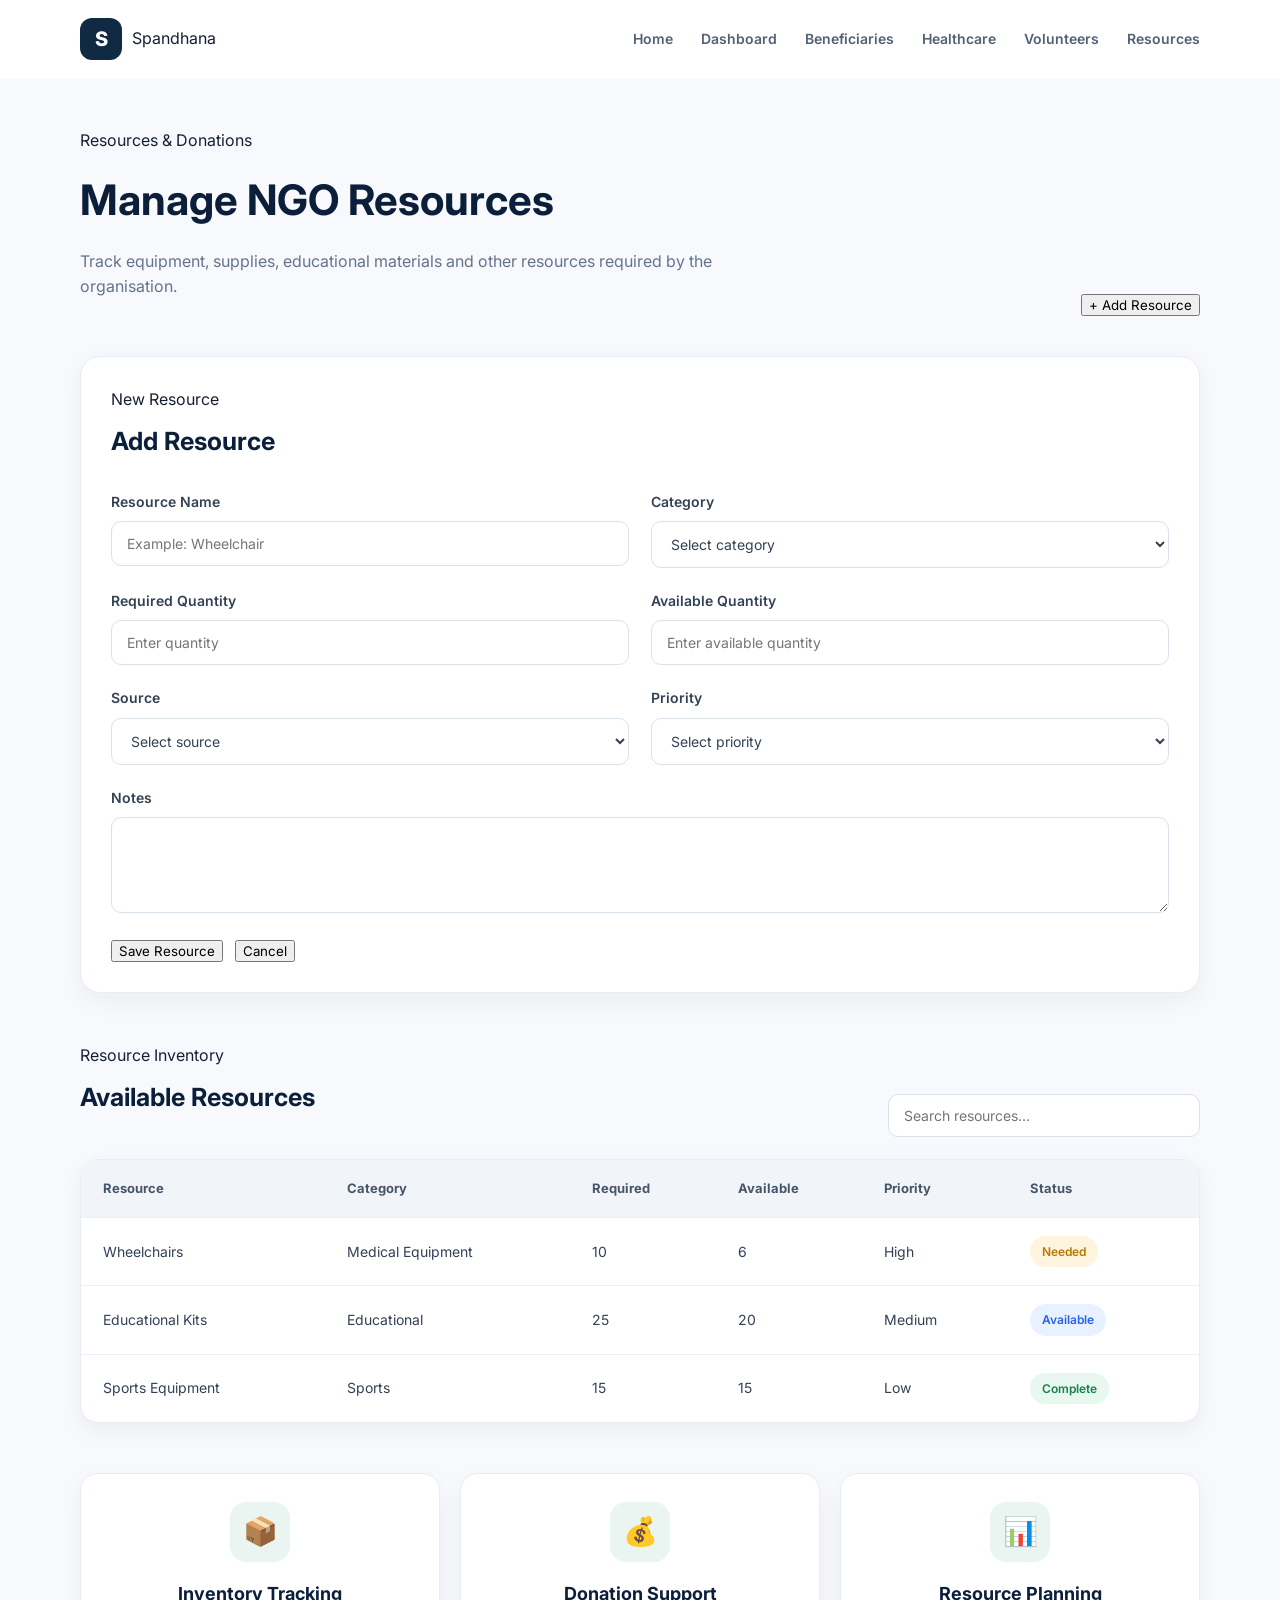
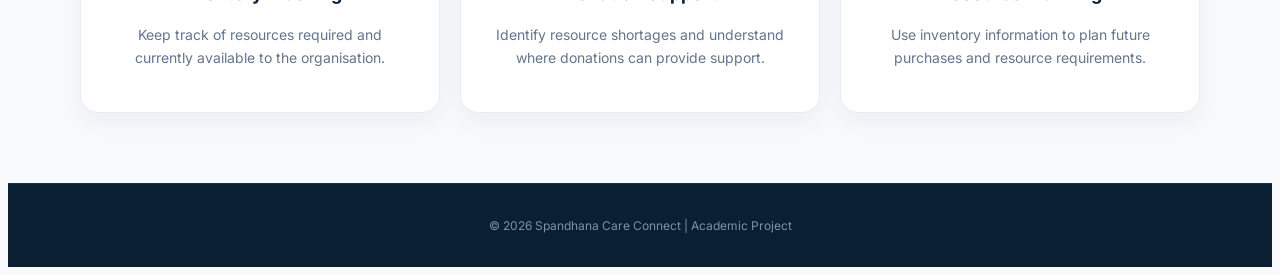
<file: ngo project/resources.html>
<!DOCTYPE html>
<html lang="en">

<head>

    <meta charset="UTF-8">
    <meta name="viewport" content="width=device-width, initial-scale=1.0">

    <title>Resources | Spandhana Care Connect</title>

    <link rel="preconnect" href="https://fonts.googleapis.com">
    <link rel="preconnect" href="https://fonts.gstatic.com" crossorigin>

    <link
        href="https://fonts.googleapis.com/css2?family=Inter:wght@400;500;600;700;800&display=swap"
        rel="stylesheet">

    <link rel="stylesheet" href="css/style.css">

</head>

<body>


    <!-- HEADER -->

    <header class="header">

        <div class="container nav-container">

            <a href="index.html" class="logo">

                <span class="logo-icon">S</span>

                <span>Spandhana</span>

            </a>


            <nav class="navbar">

                <a href="index.html" class="nav-link">
                    Home
                </a>

                <a href="dashboard.html" class="nav-link">
                    Dashboard
                </a>

                <a href="beneficiaries.html" class="nav-link">
                    Beneficiaries
                </a>

                <a href="healthcare.html" class="nav-link">
                    Healthcare
                </a>

                <a href="volunteers.html" class="nav-link">
                    Volunteers
                </a>

                <a href="resources.html" class="nav-link">
                    Resources
                </a>

            </nav>

        </div>

    </header>


    <!-- MAIN -->

    <main class="resource-page">

        <div class="container">


            <!-- PAGE HEADING -->

            <div class="resource-heading">

                <div>

                    <span class="section-tag">
                        Resources & Donations
                    </span>

                    <h1>
                        Manage NGO Resources
                    </h1>

                    <p>
                        Track equipment, supplies, educational
                        materials and other resources required
                        by the organisation.
                    </p>

                </div>


                <button
                    class="btn btn-primary"
                    id="showResourceBtn">

                    + Add Resource

                </button>

            </div>


            <!-- RESOURCE FORM -->

            <section
                class="resource-form-section"
                id="resourceFormSection">

                <div class="form-header">

                    <span class="section-tag">
                        New Resource
                    </span>

                    <h2>
                        Add Resource
                    </h2>

                </div>


                <form id="resourceForm">


                    <!-- RESOURCE NAME -->

                    <div class="form-group">

                        <label for="resourceName">
                            Resource Name
                        </label>

                        <input
                            type="text"
                            id="resourceName"
                            placeholder="Example: Wheelchair"
                            required>

                    </div>


                    <!-- CATEGORY -->

                    <div class="form-group">

                        <label for="resourceCategory">
                            Category
                        </label>

                        <select
                            id="resourceCategory"
                            required>

                            <option value="">
                                Select category
                            </option>

                            <option value="Medical Equipment">
                                Medical Equipment
                            </option>

                            <option value="Educational">
                                Educational
                            </option>

                            <option value="Food">
                                Food & Nutrition
                            </option>

                            <option value="Clothing">
                                Clothing
                            </option>

                            <option value="Sports">
                                Sports & Activities
                            </option>

                            <option value="Other">
                                Other
                            </option>

                        </select>

                    </div>


                    <!-- REQUIRED QUANTITY -->

                    <div class="form-group">

                        <label for="requiredQuantity">
                            Required Quantity
                        </label>

                        <input
                            type="number"
                            id="requiredQuantity"
                            min="1"
                            placeholder="Enter quantity"
                            required>

                    </div>


                    <!-- AVAILABLE QUANTITY -->

                    <div class="form-group">

                        <label for="availableQuantity">
                            Available Quantity
                        </label>

                        <input
                            type="number"
                            id="availableQuantity"
                            min="0"
                            placeholder="Enter available quantity"
                            required>

                    </div>


                    <!-- SOURCE -->

                    <div class="form-group">

                        <label for="resourceSource">
                            Source
                        </label>

                        <select
                            id="resourceSource"
                            required>

                            <option value="">
                                Select source
                            </option>

                            <option value="Donation">
                                Donation
                            </option>

                            <option value="Purchase">
                                Purchase
                            </option>

                            <option value="NGO Stock">
                                NGO Stock
                            </option>

                            <option value="Other">
                                Other
                            </option>

                        </select>

                    </div>


                    <!-- PRIORITY -->

                    <div class="form-group">

                        <label for="resourcePriority">
                            Priority
                        </label>

                        <select
                            id="resourcePriority"
                            required>

                            <option value="">
                                Select priority
                            </option>

                            <option value="High">
                                High
                            </option>

                            <option value="Medium">
                                Medium
                            </option>

                            <option value="Low">
                                Low
                            </option>

                        </select>

                    </div>


                    <!-- NOTES -->

                    <div class="form-group full-width">

                        <label for="resourceNotes">
                            Notes
                        </label>

                        <textarea
                            id="resourceNotes"
                            rows="4"
                            placeholder="Add additional information">
                        </textarea>

                    </div>


                    <!-- BUTTONS -->

                    <div class="form-buttons">

                        <button
                            type="submit"
                            class="btn btn-primary">

                            Save Resource

                        </button>


                        <button
                            type="button"
                            class="btn btn-secondary"
                            id="cancelResourceBtn">

                            Cancel

                        </button>

                    </div>

                </form>

            </section>


            <!-- RESOURCE LIST -->

            <section class="resource-list-section">

                <div class="list-header">

                    <div>

                        <span class="section-tag">
                            Resource Inventory
                        </span>

                        <h2>
                            Available Resources
                        </h2>

                    </div>


                    <div class="search-box">

                        <input
                            type="text"
                            id="searchResource"
                            placeholder="Search resources...">

                    </div>

                </div>


                <div class="resource-table">


                    <!-- TABLE HEADER -->

                    <div class="resource-table-header">

                        <span>Resource</span>

                        <span>Category</span>

                        <span>Required</span>

                        <span>Available</span>

                        <span>Priority</span>

                        <span>Status</span>

                    </div>


                    <!-- SAMPLE RESOURCE -->

                    <div class="resource-row">

                        <span>
                            Wheelchairs
                        </span>

                        <span>
                            Medical Equipment
                        </span>

                        <span>
                            10
                        </span>

                        <span>
                            6
                        </span>

                        <span>
                            High
                        </span>

                        <span class="status pending">
                            Needed
                        </span>

                    </div>


                    <!-- SAMPLE RESOURCE -->

                    <div class="resource-row">

                        <span>
                            Educational Kits
                        </span>

                        <span>
                            Educational
                        </span>

                        <span>
                            25
                        </span>

                        <span>
                            20
                        </span>

                        <span>
                            Medium
                        </span>

                        <span class="status upcoming">
                            Available
                        </span>

                    </div>


                    <!-- SAMPLE RESOURCE -->

                    <div class="resource-row">

                        <span>
                            Sports Equipment
                        </span>

                        <span>
                            Sports
                        </span>

                        <span>
                            15
                        </span>

                        <span>
                            15
                        </span>

                        <span>
                            Low
                        </span>

                        <span class="status completed">
                            Complete
                        </span>

                    </div>


                </div>

            </section>


            <!-- RESOURCE INFO -->

            <section class="resource-info">


                <div class="resource-info-card">

                    <div class="resource-info-icon">
                        📦
                    </div>

                    <h3>
                        Inventory Tracking
                    </h3>

                    <p>
                        Keep track of resources required and
                        currently available to the organisation.
                    </p>

                </div>


                <div class="resource-info-card">

                    <div class="resource-info-icon">
                        💰
                    </div>

                    <h3>
                        Donation Support
                    </h3>

                    <p>
                        Identify resource shortages and understand
                        where donations can provide support.
                    </p>

                </div>


                <div class="resource-info-card">

                    <div class="resource-info-icon">
                        📊
                    </div>

                    <h3>
                        Resource Planning
                    </h3>

                    <p>
                        Use inventory information to plan future
                        purchases and resource requirements.
                    </p>

                </div>


            </section>

        </div>

    </main>


    <!-- FOOTER -->

    <footer class="footer">

        <div class="footer-bottom">

            <p>
                © 2026 Spandhana Care Connect |
                Academic Project
            </p>

        </div>

    </footer>


    <script src="js/script.js"></script>

</body>

</html>
</file>
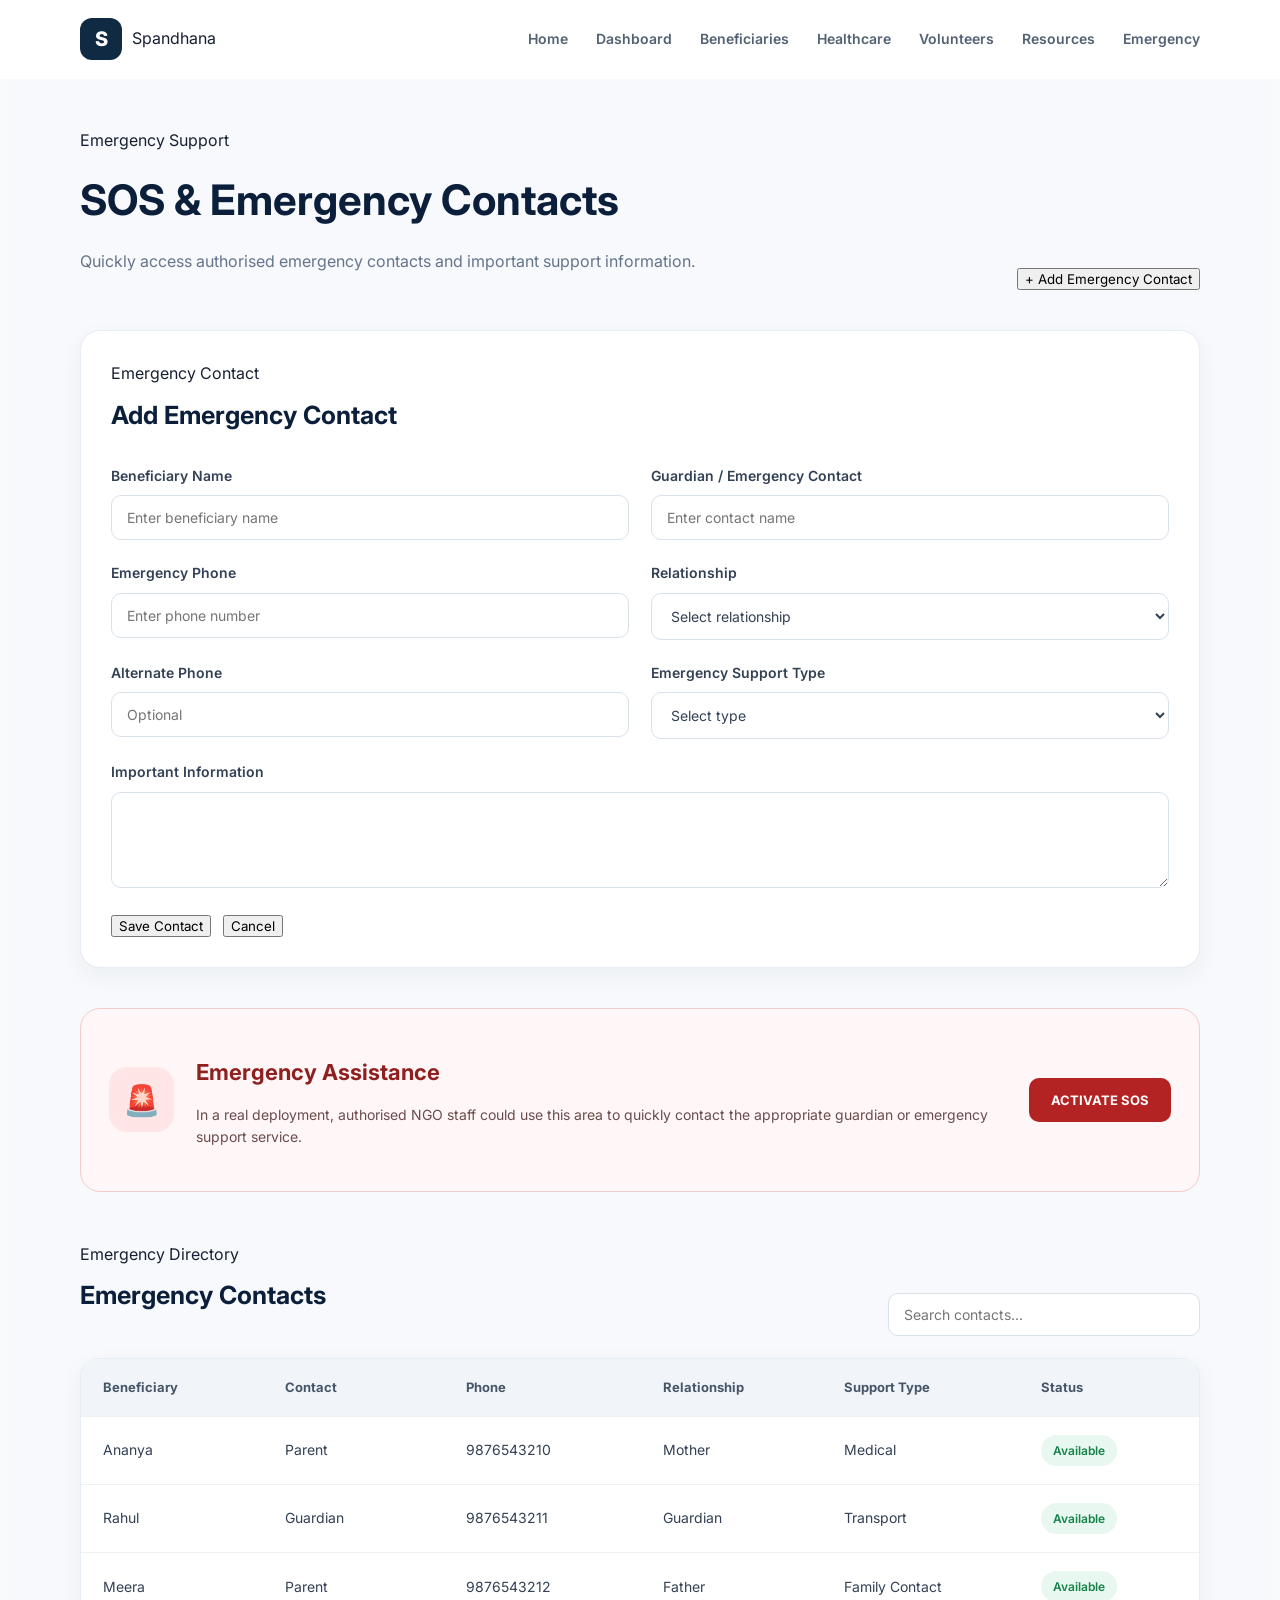
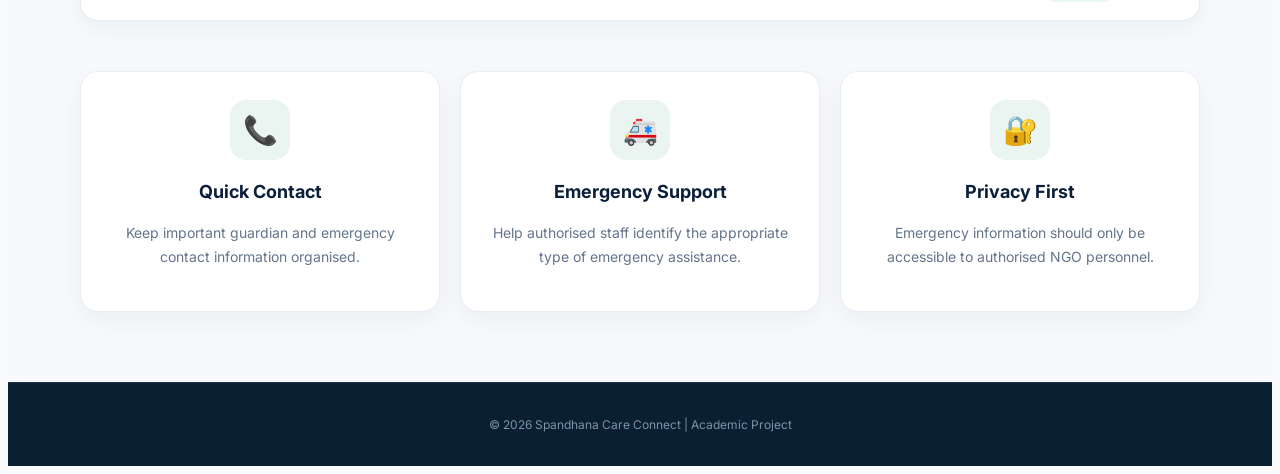
<file: ngo project/sos.html>
<!DOCTYPE html>
<html lang="en">

<head>

    <meta charset="UTF-8">
    <meta name="viewport" content="width=device-width, initial-scale=1.0">

    <title>Emergency Support | Spandhana Care Connect</title>

    <link rel="preconnect" href="https://fonts.googleapis.com">
    <link rel="preconnect" href="https://fonts.gstatic.com" crossorigin>

    <link
        href="https://fonts.googleapis.com/css2?family=Inter:wght@400;500;600;700;800&display=swap"
        rel="stylesheet">

    <link rel="stylesheet" href="css/style.css">

</head>

<body>


    <!-- HEADER -->

    <header class="header">

        <div class="container nav-container">

            <a href="index.html" class="logo">

                <span class="logo-icon">S</span>

                <span>Spandhana</span>

            </a>


            <nav class="navbar">

                <a href="index.html" class="nav-link">
                    Home
                </a>

                <a href="dashboard.html" class="nav-link">
                    Dashboard
                </a>

                <a href="beneficiaries.html" class="nav-link">
                    Beneficiaries
                </a>

                <a href="healthcare.html" class="nav-link">
                    Healthcare
                </a>

                <a href="volunteers.html" class="nav-link">
                    Volunteers
                </a>

                <a href="resources.html" class="nav-link">
                    Resources
                </a>

                <a href="sos.html" class="nav-link">
                    Emergency
                </a>

            </nav>

        </div>

    </header>


    <!-- MAIN -->

    <main class="sos-page">

        <div class="container">


            <!-- PAGE HEADING -->

            <div class="sos-heading">

                <div>

                    <span class="section-tag">
                        Emergency Support
                    </span>

                    <h1>
                        SOS & Emergency Contacts
                    </h1>

                    <p>
                        Quickly access authorised emergency
                        contacts and important support information.
                    </p>

                </div>


                <button
                    class="btn btn-primary"
                    id="showEmergencyBtn">

                    + Add Emergency Contact

                </button>

            </div>


            <!-- EMERGENCY FORM -->

            <section
                class="emergency-form-section"
                id="emergencyFormSection">

                <div class="form-header">

                    <span class="section-tag">
                        Emergency Contact
                    </span>

                    <h2>
                        Add Emergency Contact
                    </h2>

                </div>


                <form id="emergencyForm">


                    <!-- BENEFICIARY -->

                    <div class="form-group">

                        <label for="emergencyBeneficiary">
                            Beneficiary Name
                        </label>

                        <input
                            type="text"
                            id="emergencyBeneficiary"
                            placeholder="Enter beneficiary name"
                            required>

                    </div>


                    <!-- GUARDIAN -->

                    <div class="form-group">

                        <label for="guardianName">
                            Guardian / Emergency Contact
                        </label>

                        <input
                            type="text"
                            id="guardianName"
                            placeholder="Enter contact name"
                            required>

                    </div>


                    <!-- PHONE -->

                    <div class="form-group">

                        <label for="emergencyPhone">
                            Emergency Phone
                        </label>

                        <input
                            type="tel"
                            id="emergencyPhone"
                            placeholder="Enter phone number"
                            required>

                    </div>


                    <!-- RELATIONSHIP -->

                    <div class="form-group">

                        <label for="relationship">
                            Relationship
                        </label>

                        <select
                            id="relationship"
                            required>

                            <option value="">
                                Select relationship
                            </option>

                            <option value="Parent">
                                Parent
                            </option>

                            <option value="Guardian">
                                Guardian
                            </option>

                            <option value="Sibling">
                                Sibling
                            </option>

                            <option value="Relative">
                                Relative
                            </option>

                            <option value="Other">
                                Other
                            </option>

                        </select>

                    </div>


                    <!-- ALTERNATE PHONE -->

                    <div class="form-group">

                        <label for="alternatePhone">
                            Alternate Phone
                        </label>

                        <input
                            type="tel"
                            id="alternatePhone"
                            placeholder="Optional">

                    </div>


                    <!-- EMERGENCY TYPE -->

                    <div class="form-group">

                        <label for="emergencyType">
                            Emergency Support Type
                        </label>

                        <select
                            id="emergencyType"
                            required>

                            <option value="">
                                Select type
                            </option>

                            <option value="Medical">
                                Medical
                            </option>

                            <option value="Transport">
                                Transport
                            </option>

                            <option value="Family Contact">
                                Family Contact
                            </option>

                            <option value="Other">
                                Other
                            </option>

                        </select>

                    </div>


                    <!-- IMPORTANT INFORMATION -->

                    <div class="form-group full-width">

                        <label for="emergencyNotes">
                            Important Information
                        </label>

                        <textarea
                            id="emergencyNotes"
                            rows="4"
                            placeholder="Add relevant emergency information">
                        </textarea>

                    </div>


                    <!-- BUTTONS -->

                    <div class="form-buttons">

                        <button
                            type="submit"
                            class="btn btn-primary">

                            Save Contact

                        </button>


                        <button
                            type="button"
                            class="btn btn-secondary"
                            id="cancelEmergencyBtn">

                            Cancel

                        </button>

                    </div>

                </form>

            </section>


            <!-- SOS QUICK ACTION -->

            <section class="sos-alert-section">

                <div class="sos-alert-card">

                    <div class="sos-alert-icon">
                        🚨
                    </div>

                    <div>

                        <h2>
                            Emergency Assistance
                        </h2>

                        <p>
                            In a real deployment, authorised NGO
                            staff could use this area to quickly
                            contact the appropriate guardian or
                            emergency support service.
                        </p>

                    </div>

                    <button
                        class="sos-button"
                        id="sosButton">

                        ACTIVATE SOS

                    </button>

                </div>

            </section>


            <!-- CONTACT LIST -->

            <section class="emergency-list-section">

                <div class="list-header">

                    <div>

                        <span class="section-tag">
                            Emergency Directory
                        </span>

                        <h2>
                            Emergency Contacts
                        </h2>

                    </div>


                    <div class="search-box">

                        <input
                            type="text"
                            id="searchEmergency"
                            placeholder="Search contacts...">

                    </div>

                </div>


                <div class="emergency-table">


                    <!-- HEADER -->

                    <div class="emergency-table-header">

                        <span>Beneficiary</span>

                        <span>Contact</span>

                        <span>Phone</span>

                        <span>Relationship</span>

                        <span>Support Type</span>

                        <span>Status</span>

                    </div>


                    <!-- SAMPLE CONTACT -->

                    <div class="emergency-row">

                        <span>
                            Ananya
                        </span>

                        <span>
                            Parent
                        </span>

                        <span>
                            9876543210
                        </span>

                        <span>
                            Mother
                        </span>

                        <span>
                            Medical
                        </span>

                        <span class="status active">
                            Available
                        </span>

                    </div>


                    <!-- SAMPLE CONTACT -->

                    <div class="emergency-row">

                        <span>
                            Rahul
                        </span>

                        <span>
                            Guardian
                        </span>

                        <span>
                            9876543211
                        </span>

                        <span>
                            Guardian
                        </span>

                        <span>
                            Transport
                        </span>

                        <span class="status active">
                            Available
                        </span>

                    </div>


                    <!-- SAMPLE CONTACT -->

                    <div class="emergency-row">

                        <span>
                            Meera
                        </span>

                        <span>
                            Parent
                        </span>

                        <span>
                            9876543212
                        </span>

                        <span>
                            Father
                        </span>

                        <span>
                            Family Contact
                        </span>

                        <span class="status active">
                            Available
                        </span>

                    </div>


                </div>

            </section>


            <!-- INFORMATION CARDS -->

            <section class="sos-info">


                <div class="sos-info-card">

                    <div class="sos-info-icon">
                        📞
                    </div>

                    <h3>
                        Quick Contact
                    </h3>

                    <p>
                        Keep important guardian and emergency
                        contact information organised.
                    </p>

                </div>


                <div class="sos-info-card">

                    <div class="sos-info-icon">
                        🚑
                    </div>

                    <h3>
                        Emergency Support
                    </h3>

                    <p>
                        Help authorised staff identify the
                        appropriate type of emergency assistance.
                    </p>

                </div>


                <div class="sos-info-card">

                    <div class="sos-info-icon">
                        🔐
                    </div>

                    <h3>
                        Privacy First
                    </h3>

                    <p>
                        Emergency information should only be
                        accessible to authorised NGO personnel.
                    </p>

                </div>


            </section>

        </div>

    </main>


    <!-- FOOTER -->

    <footer class="footer">

        <div class="footer-bottom">

            <p>
                © 2026 Spandhana Care Connect |
                Academic Project
            </p>

        </div>

    </footer>


    <script src="js/script.js"></script>

</body>

</html>
</file>
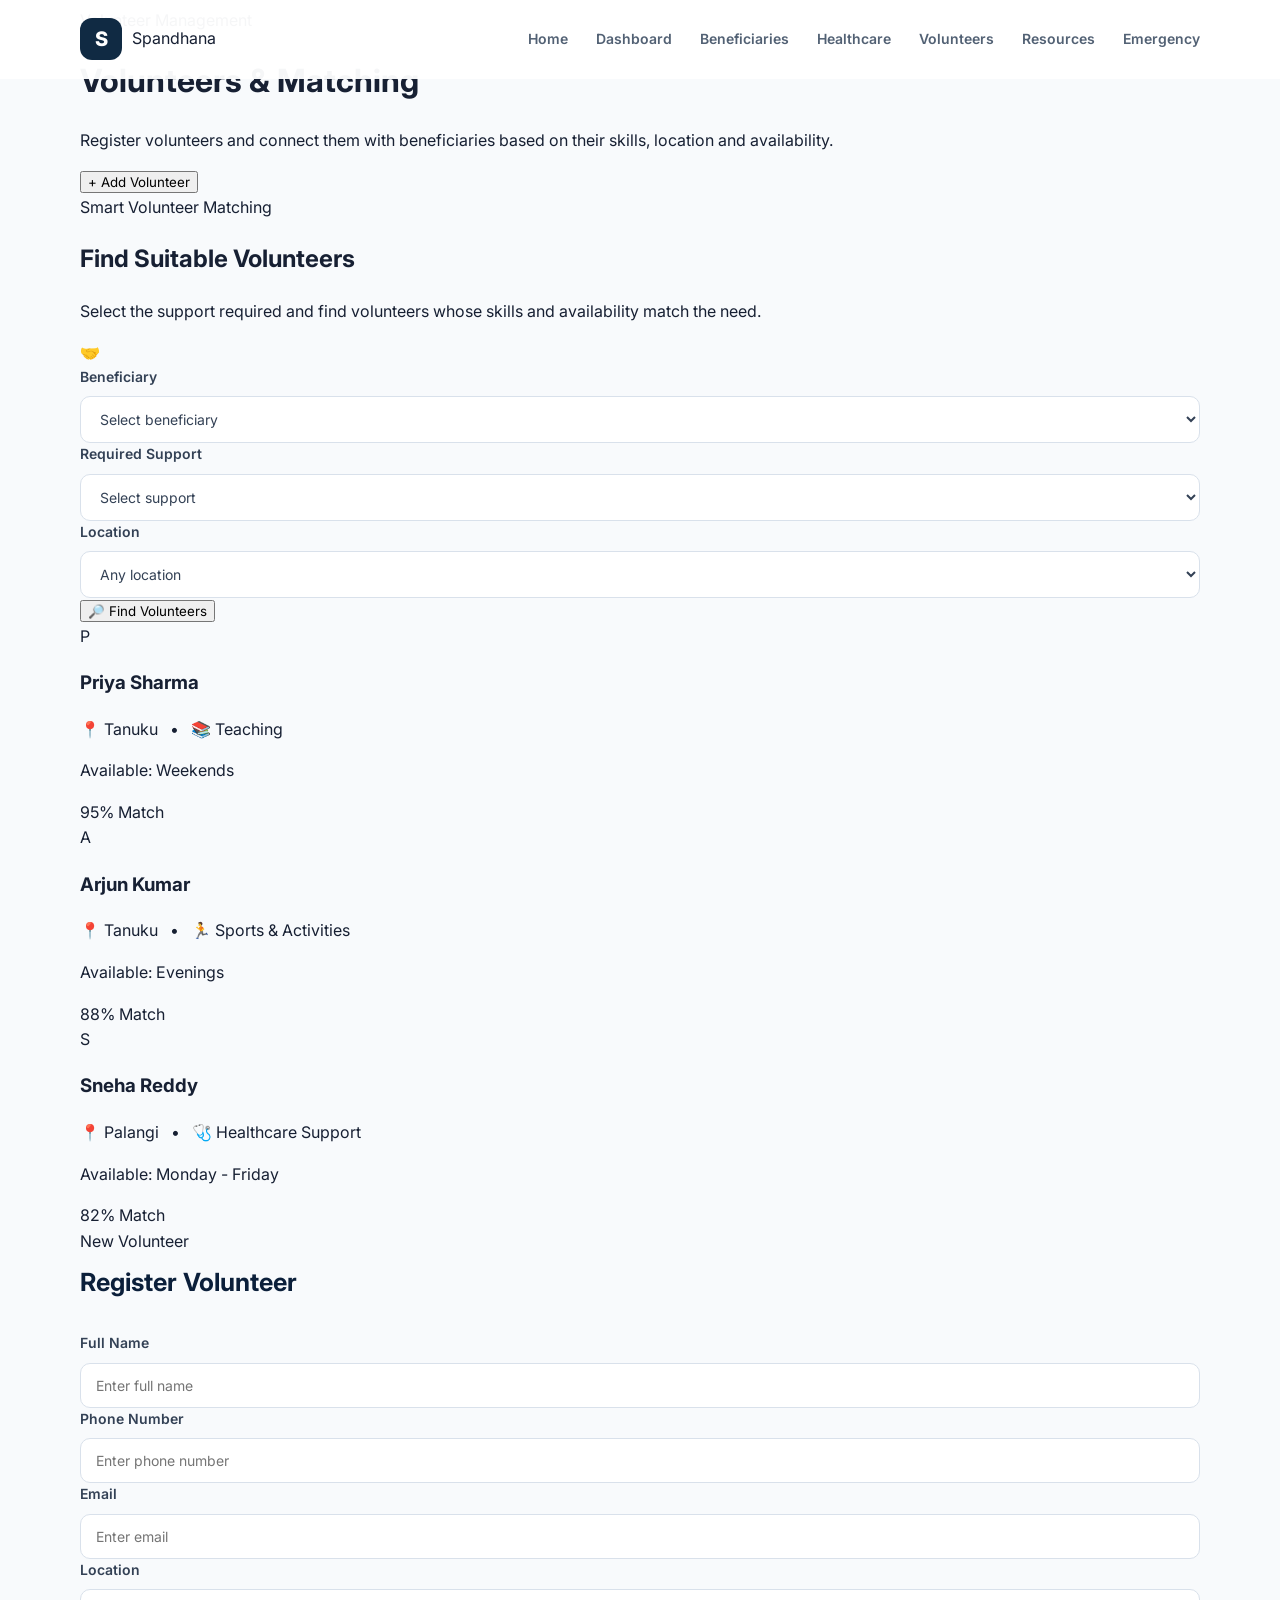
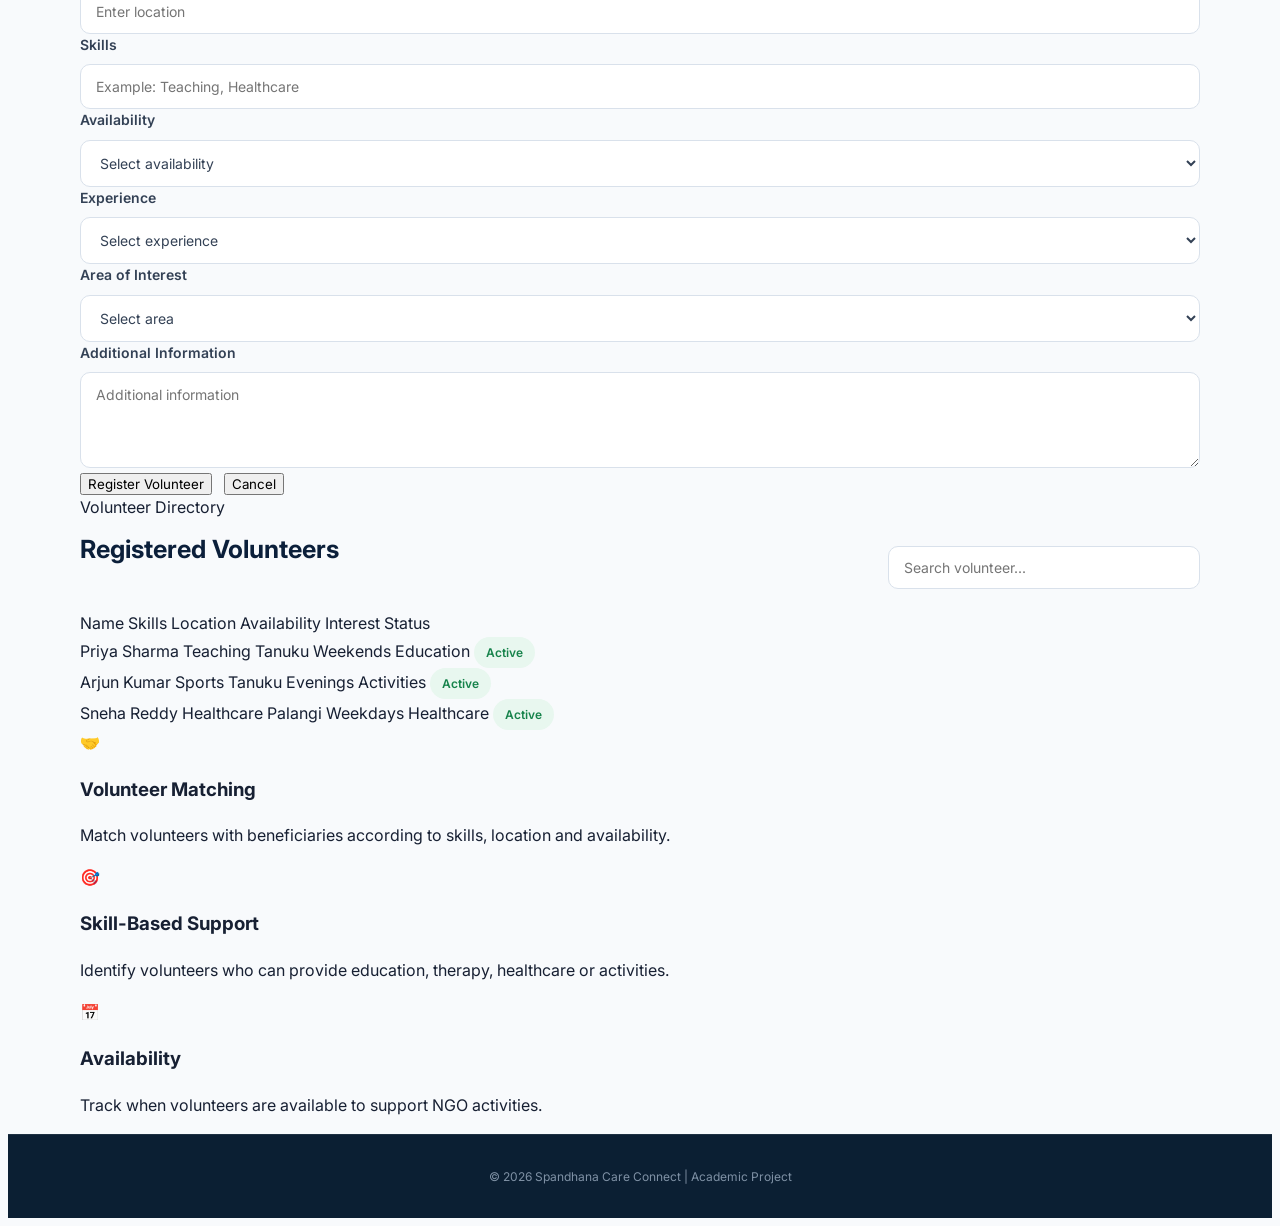
<file: ngo project/volunteers.html>
<!DOCTYPE html>
<html lang="en">

<head>
    <meta charset="UTF-8">
    <meta name="viewport" content="width=device-width, initial-scale=1.0">

    <title>Volunteer Management | Spandhana Care Connect</title>

    <link rel="preconnect" href="https://fonts.googleapis.com">
    <link rel="preconnect" href="https://fonts.gstatic.com" crossorigin>

    <link
        href="https://fonts.googleapis.com/css2?family=Inter:wght@400;500;600;700;800&display=swap"
        rel="stylesheet">

    <link rel="stylesheet" href="css/style.css">
</head>

<body>

    <!-- HEADER -->

    <header class="header">

        <div class="container nav-container">

            <a href="index.html" class="logo">
                <span class="logo-icon">S</span>
                <span>Spandhana</span>
            </a>

            <button class="menu-btn" id="menuBtn">☰</button>

            <nav class="navbar">

                <a href="index.html" class="nav-link">Home</a>

                <a href="dashboard.html" class="nav-link">Dashboard</a>

                <a href="beneficiaries.html" class="nav-link">
                    Beneficiaries
                </a>

                <a href="healthcare.html" class="nav-link">
                    Healthcare
                </a>

                <a href="volunteers.html" class="nav-link">
                    Volunteers
                </a>

                <a href="resources.html" class="nav-link">
                    Resources
                </a>

                <a href="sos.html" class="nav-link">
                    Emergency
                </a>

            </nav>

        </div>

    </header>


    <!-- MAIN -->

    <main class="volunteer-page">

        <div class="container">


            <!-- PAGE HEADING -->

            <div class="page-heading">

                <div>

                    <span class="section-tag">
                        Volunteer Management
                    </span>

                    <h1>
                        Volunteers & Matching
                    </h1>

                    <p>
                        Register volunteers and connect them with beneficiaries
                        based on their skills, location and availability.
                    </p>

                </div>

                <button
                    class="btn btn-primary"
                    id="showVolunteerBtn">

                    + Add Volunteer

                </button>

            </div>


            <!-- VOLUNTEER MATCHING -->

            <section class="matching-section">

                <div class="matching-heading">

                    <div>

                        <span class="section-tag">
                            Smart Volunteer Matching
                        </span>

                        <h2>
                            Find Suitable Volunteers
                        </h2>

                        <p>
                            Select the support required and find volunteers
                            whose skills and availability match the need.
                        </p>

                    </div>

                    <span class="matching-icon">
                        🤝
                    </span>

                </div>


                <div class="matching-form">

                    <div class="form-group">

                        <label for="matchBeneficiary">
                            Beneficiary
                        </label>

                        <select id="matchBeneficiary">

                            <option value="">
                                Select beneficiary
                            </option>

                            <option value="Ananya">
                                Ananya
                            </option>

                            <option value="Rahul">
                                Rahul
                            </option>

                            <option value="Meera">
                                Meera
                            </option>

                        </select>

                    </div>


                    <div class="form-group">

                        <label for="matchSkill">
                            Required Support
                        </label>

                        <select id="matchSkill">

                            <option value="">
                                Select support
                            </option>

                            <option value="Teaching">
                                Teaching / Education
                            </option>

                            <option value="Therapy">
                                Therapy Assistance
                            </option>

                            <option value="Healthcare">
                                Healthcare Support
                            </option>

                            <option value="Sports">
                                Sports & Activities
                            </option>

                            <option value="Counselling">
                                Counselling
                            </option>

                            <option value="Companionship">
                                Companionship
                            </option>

                        </select>

                    </div>


                    <div class="form-group">

                        <label for="matchLocation">
                            Location
                        </label>

                        <select id="matchLocation">

                            <option value="">
                                Any location
                            </option>

                            <option value="Tanuku">
                                Tanuku
                            </option>

                            <option value="Palangi">
                                Palangi
                            </option>

                            <option value="Velivennu">
                                Velivennu
                            </option>

                        </select>

                    </div>


                    <button
                        class="btn btn-primary match-btn"
                        id="findVolunteerBtn">

                        🔎 Find Volunteers

                    </button>

                </div>


                <!-- MATCH RESULTS -->

                <div
                    class="matching-results"
                    id="matchingResults">

                    <div class="match-result">

                        <div class="volunteer-avatar">
                            P
                        </div>

                        <div class="match-details">

                            <h3>
                                Priya Sharma
                            </h3>

                            <p>
                                📍 Tanuku &nbsp; • &nbsp;
                                📚 Teaching
                            </p>

                            <p>
                                Available: Weekends
                            </p>

                        </div>

                        <span class="match-score">
                            95% Match
                        </span>

                    </div>


                    <div class="match-result">

                        <div class="volunteer-avatar">
                            A
                        </div>

                        <div class="match-details">

                            <h3>
                                Arjun Kumar
                            </h3>

                            <p>
                                📍 Tanuku &nbsp; • &nbsp;
                                🏃 Sports & Activities
                            </p>

                            <p>
                                Available: Evenings
                            </p>

                        </div>

                        <span class="match-score">
                            88% Match
                        </span>

                    </div>


                    <div class="match-result">

                        <div class="volunteer-avatar">
                            S
                        </div>

                        <div class="match-details">

                            <h3>
                                Sneha Reddy
                            </h3>

                            <p>
                                📍 Palangi &nbsp; • &nbsp;
                                🩺 Healthcare Support
                            </p>

                            <p>
                                Available: Monday - Friday
                            </p>

                        </div>

                        <span class="match-score">
                            82% Match
                        </span>

                    </div>

                </div>

            </section>


            <!-- ADD VOLUNTEER FORM -->

            <section
                class="volunteer-form-section"
                id="volunteerFormSection">

                <div class="form-header">

                    <span class="section-tag">
                        New Volunteer
                    </span>

                    <h2>
                        Register Volunteer
                    </h2>

                </div>


                <form id="volunteerForm">


                    <div class="form-group">

                        <label for="volunteerName">
                            Full Name
                        </label>

                        <input
                            type="text"
                            id="volunteerName"
                            placeholder="Enter full name"
                            required>

                    </div>


                    <div class="form-group">

                        <label for="volunteerPhone">
                            Phone Number
                        </label>

                        <input
                            type="tel"
                            id="volunteerPhone"
                            placeholder="Enter phone number"
                            required>

                    </div>


                    <div class="form-group">

                        <label for="volunteerEmail">
                            Email
                        </label>

                        <input
                            type="email"
                            id="volunteerEmail"
                            placeholder="Enter email">

                    </div>


                    <div class="form-group">

                        <label for="volunteerLocation">
                            Location
                        </label>

                        <input
                            type="text"
                            id="volunteerLocation"
                            placeholder="Enter location"
                            required>

                    </div>


                    <div class="form-group">

                        <label for="volunteerSkills">
                            Skills
                        </label>

                        <input
                            type="text"
                            id="volunteerSkills"
                            placeholder="Example: Teaching, Healthcare"
                            required>

                    </div>


                    <div class="form-group">

                        <label for="volunteerAvailability">
                            Availability
                        </label>

                        <select id="volunteerAvailability" required>

                            <option value="">
                                Select availability
                            </option>

                            <option value="Weekdays">
                                Weekdays
                            </option>

                            <option value="Weekends">
                                Weekends
                            </option>

                            <option value="Evenings">
                                Evenings
                            </option>

                            <option value="Flexible">
                                Flexible
                            </option>

                        </select>

                    </div>


                    <div class="form-group">

                        <label for="volunteerExperience">
                            Experience
                        </label>

                        <select id="volunteerExperience">

                            <option value="">
                                Select experience
                            </option>

                            <option value="Beginner">
                                Beginner
                            </option>

                            <option value="Intermediate">
                                Intermediate
                            </option>

                            <option value="Experienced">
                                Experienced
                            </option>

                        </select>

                    </div>


                    <div class="form-group">

                        <label for="volunteerInterest">
                            Area of Interest
                        </label>

                        <select id="volunteerInterest">

                            <option value="">
                                Select area
                            </option>

                            <option value="Teaching">
                                Teaching
                            </option>

                            <option value="Therapy">
                                Therapy Assistance
                            </option>

                            <option value="Healthcare">
                                Healthcare
                            </option>

                            <option value="Sports">
                                Sports
                            </option>

                            <option value="Counselling">
                                Counselling
                            </option>

                            <option value="Companionship">
                                Companionship
                            </option>

                        </select>

                    </div>


                    <div class="form-group full-width">

                        <label for="volunteerAdditional">
                            Additional Information
                        </label>

                        <textarea
                            id="volunteerAdditional"
                            rows="4"
                            placeholder="Additional information"></textarea>

                    </div>


                    <div class="form-buttons">

                        <button
                            type="submit"
                            class="btn btn-primary">

                            Register Volunteer

                        </button>

                        <button
                            type="button"
                            class="btn btn-secondary"
                            id="cancelVolunteerBtn">

                            Cancel

                        </button>

                    </div>

                </form>

            </section>


            <!-- VOLUNTEER DIRECTORY -->

            <section class="volunteer-list-section">

                <div class="list-header">

                    <div>

                        <span class="section-tag">
                            Volunteer Directory
                        </span>

                        <h2>
                            Registered Volunteers
                        </h2>

                    </div>


                    <div class="search-box">

                        <input
                            type="text"
                            id="searchVolunteer"
                            placeholder="Search volunteer...">

                    </div>

                </div>


                <div class="volunteer-table">

                    <div class="volunteer-table-header">

                        <span>Name</span>

                        <span>Skills</span>

                        <span>Location</span>

                        <span>Availability</span>

                        <span>Interest</span>

                        <span>Status</span>

                    </div>


                    <div class="volunteer-row">

                        <span>
                            Priya Sharma
                        </span>

                        <span>
                            Teaching
                        </span>

                        <span>
                            Tanuku
                        </span>

                        <span>
                            Weekends
                        </span>

                        <span>
                            Education
                        </span>

                        <span class="status active">
                            Active
                        </span>

                    </div>


                    <div class="volunteer-row">

                        <span>
                            Arjun Kumar
                        </span>

                        <span>
                            Sports
                        </span>

                        <span>
                            Tanuku
                        </span>

                        <span>
                            Evenings
                        </span>

                        <span>
                            Activities
                        </span>

                        <span class="status active">
                            Active
                        </span>

                    </div>


                    <div class="volunteer-row">

                        <span>
                            Sneha Reddy
                        </span>

                        <span>
                            Healthcare
                        </span>

                        <span>
                            Palangi
                        </span>

                        <span>
                            Weekdays
                        </span>

                        <span>
                            Healthcare
                        </span>

                        <span class="status active">
                            Active
                        </span>

                    </div>

                </div>

            </section>


            <!-- INFO CARDS -->

            <section class="volunteer-info">

                <div class="volunteer-info-card">

                    <div class="volunteer-info-icon">
                        🤝
                    </div>

                    <h3>
                        Volunteer Matching
                    </h3>

                    <p>
                        Match volunteers with beneficiaries
                        according to skills, location and availability.
                    </p>

                </div>


                <div class="volunteer-info-card">

                    <div class="volunteer-info-icon">
                        🎯
                    </div>

                    <h3>
                        Skill-Based Support
                    </h3>

                    <p>
                        Identify volunteers who can provide
                        education, therapy, healthcare or activities.
                    </p>

                </div>


                <div class="volunteer-info-card">

                    <div class="volunteer-info-icon">
                        📅
                    </div>

                    <h3>
                        Availability
                    </h3>

                    <p>
                        Track when volunteers are available
                        to support NGO activities.
                    </p>

                </div>

            </section>

        </div>

    </main>


    <!-- FOOTER -->

    <footer class="footer">

        <div class="footer-bottom">

            <p>
                © 2026 Spandhana Care Connect | Academic Project
            </p>

        </div>

    </footer>


    <script src="js/script.js"></script>

</body>

</html>
</file>
<file: ngo project/css/style.css>
```css
/* =====================================================
   SPANDHANA CARE CONNECT
   Main Website Styles
   ===================================================== */


/* =========================
   RESET
   ========================= */

* {
    margin: 0;
    padding: 0;
    box-sizing: border-box;
}

html {
    scroll-behavior: smooth;
}

body {
    font-family: "Inter", sans-serif;
    background: #f8fafc;
    color: #172033;
    line-height: 1.6;
}

a {
    text-decoration: none;
    color: inherit;
}

button {
    font-family: inherit;
}

img {
    max-width: 100%;
    display: block;
}


/* =========================
   VARIABLES
   ========================= */

:root {
    --navy: #102a43;
    --dark-navy: #0b1f33;
    --blue: #1f6f8b;
    --green: #2f8f83;
    --light-green: #e7f5f2;
    --cream: #f7f4ed;
    --white: #ffffff;
    --text: #172033;
    --muted: #64748b;
    --border: #e2e8f0;
    --shadow: 0 15px 40px rgba(16, 42, 67, 0.08);
}


/* =========================
   COMMON
   ========================= */

.container {
    width: min(1120px, 92%);
    margin: auto;
}

.section {
    padding: 100px 0;
}

.section-heading {
    text-align: center;
    max-width: 720px;
    margin: 0 auto 55px;
}

.section-label {
    display: inline-block;
    color: var(--green);
    font-size: 13px;
    font-weight: 800;
    letter-spacing: 1.5px;
    margin-bottom: 12px;
}

.section-heading h2 {
    font-size: clamp(30px, 5vw, 48px);
    line-height: 1.15;
    color: var(--navy);
    margin-bottom: 18px;
}

.section-heading h2 span {
    color: var(--green);
}

.section-heading p {
    color: var(--muted);
    font-size: 16px;
}


/* =========================
   HEADER
   ========================= */

.header {
    position: fixed;
    top: 0;
    left: 0;
    width: 100%;
    z-index: 1000;
    background: rgba(255, 255, 255, 0.96);
    border-bottom: 1px solid transparent;
    transition: 0.3s ease;
}

.header.scrolled {
    box-shadow: 0 5px 25px rgba(16, 42, 67, 0.08);
    border-bottom-color: var(--border);
}

.nav-container {
    height: 78px;
    display: flex;
    align-items: center;
    justify-content: space-between;
}


/* Logo */

.logo {
    display: flex;
    align-items: center;
    gap: 10px;
}

.logo-icon {
    width: 42px;
    height: 42px;
    border-radius: 12px;
    background: var(--navy);
    color: white;
    display: flex;
    justify-content: center;
    align-items: center;
    font-weight: 800;
    font-size: 20px;
}

.logo-text {
    display: flex;
    flex-direction: column;
    line-height: 1.1;
}

.logo-text span {
    font-weight: 800;
    font-size: 15px;
    color: var(--navy);
    letter-spacing: 0.8px;
}

.logo-text small {
    font-size: 9px;
    color: var(--green);
    font-weight: 700;
    letter-spacing: 1.2px;
}


/* Navigation */

.navbar {
    display: flex;
    align-items: center;
    gap: 28px;
}

.nav-link {
    font-size: 14px;
    font-weight: 600;
    color: #526174;
    transition: 0.2s ease;
}

.nav-link:hover,
.nav-link.active {
    color: var(--green);
}

.dashboard-btn {
    background: var(--navy);
    color: white;
    padding: 11px 18px;
    border-radius: 8px;
    font-size: 13px;
    font-weight: 700;
    transition: 0.25s ease;
}

.dashboard-btn:hover {
    background: var(--green);
    transform: translateY(-2px);
}

.menu-btn {
    display: none;
    border: none;
    background: transparent;
    font-size: 25px;
    cursor: pointer;
    color: var(--navy);
}


/* =========================
   HERO
   ========================= */

.hero {
    min-height: 100vh;
    padding-top: 78px;
    background:
        radial-gradient(circle at 85% 20%, rgba(47, 143, 131, 0.13), transparent 25%),
        linear-gradient(135deg, #f8fafc 0%, #eef6f5 100%);
    display: flex;
    align-items: center;
}

.hero-container {
    display: grid;
    grid-template-columns: 1.05fr 0.95fr;
    align-items: center;
    gap: 70px;
    padding-top: 70px;
    padding-bottom: 70px;
}

.hero-tag {
    display: inline-block;
    background: var(--light-green);
    color: var(--green);
    padding: 8px 14px;
    border-radius: 50px;
    font-size: 12px;
    font-weight: 700;
    margin-bottom: 22px;
}

.hero h1 {
    font-size: clamp(42px, 6vw, 70px);
    line-height: 1.05;
    color: var(--navy);
    letter-spacing: -2px;
    margin-bottom: 24px;
}

.hero h1 span {
    display: block;
    color: var(--green);
}

.hero-content > p {
    max-width: 610px;
    color: var(--muted);
    font-size: 17px;
    margin-bottom: 32px;
}


/* Buttons */

.hero-buttons {
    display: flex;
    flex-wrap: wrap;
    gap: 14px;
    margin-bottom: 42px;
}

.primary-btn,
.secondary-btn,
.white-btn {
    display: inline-flex;
    align-items: center;
    justify-content: center;
    padding: 14px 21px;
    border-radius: 9px;
    font-size: 14px;
    font-weight: 700;
    transition: 0.25s ease;
}

.primary-btn {
    background: var(--navy);
    color: white;
}

.primary-btn:hover {
    background: var(--green);
    transform: translateY(-2px);
}

.secondary-btn {
    background: white;
    border: 1px solid var(--border);
    color: var(--navy);
}

.secondary-btn:hover {
    border-color: var(--green);
    color: var(--green);
}


/* Stats */

.hero-stats {
    display: flex;
    gap: 40px;
}

.stat {
    display: flex;
    flex-direction: column;
}

.stat strong {
    font-size: 25px;
    color: var(--navy);
}

.stat span {
    color: var(--muted);
    font-size: 12px;
}


/* =========================
   HERO VISUAL
   ========================= */

.hero-visual {
    position: relative;
    min-height: 500px;
    display: flex;
    justify-content: center;
    align-items: center;
}

.main-card {
    position: relative;
    z-index: 5;
    width: 360px;
    min-height: 360px;
    padding: 38px;
    background: white;
    border-radius: 25px;
    box-shadow: 0 30px 70px rgba(16, 42, 67, 0.15);
}

.card-icon {
    width: 70px;
    height: 70px;
    border-radius: 20px;
    background: var(--light-green);
    display: flex;
    align-items: center;
    justify-content: center;
    font-size: 32px;
    margin-bottom: 25px;
}

.main-card h3 {
    font-size: 28px;
    color: var(--navy);
    line-height: 1.2;
    margin-bottom: 12px;
}

.main-card h3 span {
    display: block;
    color: var(--green);
}

.main-card p {
    color: var(--muted);
    font-size: 14px;
    margin-bottom: 35px;
}

.progress-header {
    display: flex;
    justify-content: space-between;
    font-size: 12px;
    font-weight: 700;
    margin-bottom: 9px;
    color: var(--navy);
}

.progress-bar {
    height: 9px;
    background: #edf2f7;
    border-radius: 20px;
    overflow: hidden;
}

.progress-fill {
    height: 100%;
    width: 85%;
    background: var(--green);
    border-radius: inherit;
}


/* Floating cards */

.floating-card {
    position: absolute;
    z-index: 10;
    background: white;
    padding: 14px 18px;
    border-radius: 12px;
    box-shadow: var(--shadow);
    font-size: 13px;
    color: var(--navy);
    display: flex;
    align-items: center;
    gap: 8px;
}

.card-one {
    top: 75px;
    left: 0;
}

.card-two {
    right: 0;
    bottom: 80px;
}

.circle-decoration {
    position: absolute;
    border-radius: 50%;
    border: 1px solid rgba(47, 143, 131, 0.25);
}

.circle-one {
    width: 350px;
    height: 350px;
}

.circle-two {
    width: 430px;
    height: 430px;
}


/* =========================
   ABOUT
   ========================= */

.about {
    background: white;
}

.about-grid {
    display: grid;
    grid-template-columns: 0.9fr 1.1fr;
    gap: 80px;
    align-items: center;
}

.about-content h3 {
    color: var(--navy);
    font-size: 30px;
    line-height: 1.2;
    margin-bottom: 20px;
}

.about-content p {
    color: var(--muted);
    margin-bottom: 18px;
}

.text-link {
    display: inline-block;
    margin-top: 10px;
    color: var(--green);
    font-size: 14px;
    font-weight: 700;
}

.about-features {
    display: grid;
    grid-template-columns: repeat(2, 1fr);
    gap: 18px;
}

.mini-card {
    padding: 28px;
    border: 1px solid var(--border);
    border-radius: 15px;
    background: #fbfcfd;
    transition: 0.25s ease;
}

.mini-card:hover {
    transform: translateY(-5px);
    box-shadow: var(--shadow);
    border-color: #cfe5e1;
}

.mini-icon {
    font-size: 28px;
    margin-bottom: 15px;
}

.mini-card h4 {
    color: var(--navy);
    margin-bottom: 7px;
}

.mini-card p {
    color: var(--muted);
    font-size: 13px;
}


/* =========================
   SERVICES
   ========================= */

.services {
    background: #f8fafc;
}

.services-grid {
    display: grid;
    grid-template-columns: repeat(3, 1fr);
    gap: 20px;
}

.service-card {
    position: relative;
    background: white;
    padding: 30px;
    border-radius: 16px;
    border: 1px solid var(--border);
    min-height: 280px;
    transition: 0.25s ease;
}

.service-card:hover {
    transform: translateY(-7px);
    box-shadow: var(--shadow);
}

.service-number {
    position: absolute;
    top: 20px;
    right: 22px;
    color: #cbd5e1;
    font-size: 12px;
    font-weight: 800;
}

.service-icon {
    width: 55px;
    height: 55px;
    border-radius: 14px;
    background: var(--light-green);
    display: flex;
    justify-content: center;
    align-items: center;
    font-size: 25px;
    margin-bottom: 22px;
}

.service-card h3 {
    color: var(--navy);
    font-size: 19px;
    margin-bottom: 10px;
}

.service-card p {
    color: var(--muted);
    font-size: 13px;
    margin-bottom: 20px;
}

.service-card a {
    color: var(--green);
    font-size: 13px;
    font-weight: 700;
}

.featured-service {
    grid-column: span 3;
    background: var(--navy);
    color: white;
    min-height: auto;
}

.featured-service h3 {
    color: white;
}

.featured-service p {
    color: #cbd5e1;
}

.featured-service .service-number {
    color: #567086;
}


/* =========================
   IMPACT
   ========================= */

.impact {
    background: white;
}

.impact-wrapper {
    background: var(--navy);
    border-radius: 25px;
    padding: 65px;
    display: grid;
    grid-template-columns: 1fr 1fr;
    gap: 60px;
    color: white;
}

.impact-content h2 {
    font-size: clamp(30px, 4vw, 45px);
    line-height: 1.15;
    margin: 12px 0 20px;
}

.impact-content h2 span {
    color: #70c9bc;
}

.impact-content p {
    color: #cbd5e1;
    max-width: 470px;
    margin-bottom: 30px;
}

.impact-content .primary-btn {
    background: var(--green);
}

.impact-numbers {
    display: grid;
    grid-template-columns: repeat(2, 1fr);
    gap: 20px;
}

.impact-item {
    padding: 25px;
    border: 1px solid rgba(255, 255, 255, 0.1);
    border-radius: 14px;
}

.impact-item strong {
    display: block;
    font-size: 30px;
    color: white;
}

.impact-item span {
    font-size: 12px;
    color: #a9b7c7;
}


/* =========================
   VOLUNTEER
   ========================= */

.volunteer {
    background: #f8fafc;
}

.volunteer-box {
    background: var(--green);
    padding: 55px 60px;
    border-radius: 22px;
    color: white;
    display: flex;
    align-items: center;
    justify-content: space-between;
    gap: 40px;
}

.volunteer-box .section-label {
    color: #d9f3ef;
}

.volunteer-box h2 {
    font-size: 40px;
    line-height: 1.15;
    margin: 10px 0 15px;
}

.volunteer-box h2 span {
    color: #d9f3ef;
}

.volunteer-box p {
    color: #e0f2ef;
    max-width: 580px;
}

.white-btn {
    background: white;
    color: var(--navy);
    white-space: nowrap;
}

.white-btn:hover {
    transform: translateY(-3px);
}


/* =========================
   CONTACT
   ========================= */

.contact {
    background: white;
}

.contact-grid {
    display: grid;
    grid-template-columns: repeat(3, 1fr);
    gap: 20px;
}

.contact-card {
    text-align: center;
    padding: 35px 25px;
    border: 1px solid var(--border);
    border-radius: 15px;
}

.contact-icon {
    font-size: 30px;
    margin-bottom: 15px;
}

.contact-card h3 {
    color: var(--navy);
    margin-bottom: 8px;
}

.contact-card p {
    color: var(--muted);
    font-size: 13px;
}


/* =========================
   FOOTER
   ========================= */

.footer {
    background: var(--dark-navy);
    color: white;
}

.footer-container {
    padding: 60px 0;
    display: grid;
    grid-template-columns: 2fr 1fr 1fr;
    gap: 60px;
}

.footer .logo-text span {
    color: white;
}

.footer-brand > p {
    color: #9fb0c1;
    font-size: 13px;
    max-width: 350px;
    margin-top: 18px;
}

.footer-links {
    display: flex;
    flex-direction: column;
    gap: 10px;
}

.footer-links h4 {
    margin-bottom: 8px;
}

.footer-links a {
    color: #9fb0c1;
    font-size: 13px;
    transition: 0.2s ease;
}

.footer-links a:hover {
    color: white;
}

.footer-bottom {
    border-top: 1px solid rgba(255, 255, 255, 0.08);
    text-align: center;
    padding: 20px;
}

.footer-bottom p {
    color: #7f91a5;
    font-size: 12px;
}


/* =========================
   RESPONSIVE
   ========================= */

@media (max-width: 1000px) {

    .navbar {
        gap: 16px;
    }

    .hero-container {
        grid-template-columns: 1fr;
        text-align: center;
    }

    .hero-content > p {
        margin-left: auto;
        margin-right: auto;
    }

    .hero-buttons,
    .hero-stats {
        justify-content: center;
    }

    .hero-visual {
        min-height: 430px;
    }

    .about-grid {
        grid-template-columns: 1fr;
    }

    .services-grid {
        grid-template-columns: repeat(2, 1fr);
    }

    .featured-service {
        grid-column: span 2;
    }

    .impact-wrapper {
        grid-template-columns: 1fr;
    }
}


@media (max-width: 760px) {

    .nav-container {
        height: 70px;
    }

    .menu-btn {
        display: block;
    }

    .navbar {
        display: none;
        position: absolute;
        top: 70px;
        left: 0;
        width: 100%;
        padding: 20px;
        background: white;
        box-shadow: 0 15px 25px rgba(0, 0, 0, 0.08);
        flex-direction: column;
        align-items: stretch;
        gap: 15px;
    }

    .navbar.mobile-active {
        display: flex;
    }

    .dashboard-btn {
        text-align: center;
    }

    .hero {
        padding-top: 70px;
    }

    .hero h1 {
        font-size: 43px;
    }

    .hero-visual {
        min-height: 380px;
    }

    .main-card {
        width: 310px;
        padding: 28px;
    }

    .floating-card {
        font-size: 11px;
        padding: 10px;
    }

    .card-one {
        left: 5px;
        top: 50px;
    }

    .card-two {
        right: 5px;
        bottom: 40px;
    }

    .circle-one {
        width: 280px;
        height: 280px;
    }

    .circle-two {
        width: 340px;
        height: 340px;
    }

    .about-features {
        grid-template-columns: 1fr;
    }

    .services-grid {
        grid-template-columns: 1fr;
    }

    .featured-service {
        grid-column: span 1;
    }

    .impact-wrapper {
        padding: 40px 25px;
    }

    .volunteer-box {
        padding: 40px 25px;
        flex-direction: column;
        align-items: flex-start;
    }

    .volunteer-box h2 {
        font-size: 32px;
    }

    .contact-grid {
        grid-template-columns: 1fr;
    }

    .footer-container {
        grid-template-columns: 1fr;
        gap: 35px;
    }
}


@media (max-width: 450px) {

    .section {
        padding: 70px 0;
    }

    .hero h1 {
        font-size: 37px;
    }

    .hero-content > p {
        font-size: 15px;
    }

    .hero-stats {
        gap: 20px;
    }

    .main-card {
        width: 280px;
    }

    .main-card h3 {
        font-size: 23px;
    }

    .hero-visual {
        min-height: 350px;
    }

    .impact-numbers {
        grid-template-columns: 1fr;
    }
}
```
/* =====================================================
   DASHBOARD PAGE
===================================================== */

.dashboard-page {
    padding-top: 120px;
    padding-bottom: 70px;
    min-height: 100vh;
    background: #f7f9fc;
}


/* Dashboard Heading */

.dashboard-heading {
    margin-bottom: 40px;
}

.dashboard-heading h1 {
    font-size: 42px;
    margin: 12px 0;
    color: #0b1f3a;
}

.dashboard-heading p {
    color: #64748b;
    font-size: 16px;
    max-width: 650px;
}


/* Dashboard Statistics */

.dashboard-stats {
    display: grid;
    grid-template-columns: repeat(4, 1fr);
    gap: 20px;
    margin-bottom: 50px;
}

.dashboard-stat-card {
    background: #ffffff;
    border-radius: 18px;
    padding: 25px;
    display: flex;
    align-items: center;
    gap: 18px;
    border: 1px solid #e7edf5;
    box-shadow: 0 8px 25px rgba(15, 35, 65, 0.06);
    transition: 0.3s ease;
}

.dashboard-stat-card:hover {
    transform: translateY(-5px);
    box-shadow: 0 15px 35px rgba(15, 35, 65, 0.10);
}

.stat-icon {
    width: 55px;
    height: 55px;
    border-radius: 14px;
    display: flex;
    align-items: center;
    justify-content: center;
    background: #eaf5f1;
    font-size: 25px;
    flex-shrink: 0;
}

.dashboard-stat-card span {
    display: block;
    color: #64748b;
    font-size: 13px;
    margin-bottom: 7px;
}

.dashboard-stat-card strong {
    display: block;
    font-size: 30px;
    color: #0b1f3a;
}


/* Dashboard Sections */

.dashboard-section {
    margin-bottom: 50px;
}

.dashboard-section-heading {
    display: flex;
    justify-content: space-between;
    align-items: center;
    margin-bottom: 22px;
}

.dashboard-section-heading h2 {
    font-size: 25px;
    color: #0b1f3a;
    margin-top: 8px;
}


/* Quick Actions */

.quick-actions {
    display: grid;
    grid-template-columns: repeat(4, 1fr);
    gap: 18px;
}

.quick-action {
    background: #ffffff;
    border: 1px solid #e7edf5;
    border-radius: 16px;
    padding: 22px;
    display: flex;
    align-items: flex-start;
    gap: 15px;
    text-decoration: none;
    transition: 0.3s ease;
}

.quick-action:hover {
    transform: translateY(-4px);
    border-color: #1c806b;
    box-shadow: 0 12px 30px rgba(15, 35, 65, 0.08);
}

.quick-action > span {
    font-size: 25px;
}

.quick-action h3 {
    color: #0b1f3a;
    font-size: 16px;
    margin-bottom: 7px;
}

.quick-action p {
    color: #64748b;
    font-size: 13px;
    line-height: 1.5;
}


/* Activity Table */

.activity-table {
    background: #ffffff;
    border: 1px solid #e7edf5;
    border-radius: 18px;
    overflow: hidden;
    box-shadow: 0 8px 25px rgba(15, 35, 65, 0.05);
}

.table-header,
.table-row {
    display: grid;
    grid-template-columns: 2fr 1fr 1fr;
    align-items: center;
    gap: 20px;
    padding: 18px 24px;
}

.table-header {
    background: #f1f5f9;
    color: #475569;
    font-size: 13px;
    font-weight: 700;
}

.table-row {
    border-top: 1px solid #edf1f5;
    color: #334155;
    font-size: 14px;
}

.table-row:hover {
    background: #fafcfe;
}


/* Status */

.status {
    display: inline-block;
    width: fit-content;
    padding: 6px 12px;
    border-radius: 50px;
    font-size: 12px;
    font-weight: 600;
}

.status.completed {
    background: #e8f7ef;
    color: #16834b;
}

.status.upcoming {
    background: #e8f1ff;
    color: #2563eb;
}

.status.pending {
    background: #fff5df;
    color: #b77900;
}


/* Platform Modules */

.module-grid {
    display: grid;
    grid-template-columns: repeat(3, 1fr);
    gap: 18px;
}

.module-grid a {
    background: #ffffff;
    border: 1px solid #e7edf5;
    border-radius: 16px;
    padding: 25px;
    display: flex;
    align-items: center;
    gap: 15px;
    text-decoration: none;
    color: #0b1f3a;
    font-weight: 600;
    transition: 0.3s ease;
}

.module-grid a:first-letter {
    font-size: 25px;
}

.module-grid a:hover {
    transform: translateY(-4px);
    border-color: #1c806b;
    box-shadow: 0 12px 30px rgba(15, 35, 65, 0.08);
}

.module-grid span {
    font-size: 14px;
}


/* =====================================================
   DASHBOARD RESPONSIVE DESIGN
===================================================== */

@media (max-width: 1000px) {

    .dashboard-stats {
        grid-template-columns: repeat(2, 1fr);
    }

    .quick-actions {
        grid-template-columns: repeat(2, 1fr);
    }

    .module-grid {
        grid-template-columns: repeat(2, 1fr);
    }

}


@media (max-width: 650px) {

    .dashboard-page {
        padding-top: 100px;
    }

    .dashboard-heading h1 {
        font-size: 32px;
    }

    .dashboard-stats {
        grid-template-columns: 1fr;
    }

    .quick-actions {
        grid-template-columns: 1fr;
    }

    .module-grid {
        grid-template-columns: 1fr;
    }

    .table-header,
    .table-row {
        grid-template-columns: 1.5fr 1fr 1fr;
        padding: 15px;
        gap: 10px;
        font-size: 12px;
    }

    .status {
        padding: 5px 8px;
        font-size: 10px;
    }

}
/* =====================================================
   BENEFICIARY MANAGEMENT PAGE
===================================================== */

.beneficiary-page {
    padding-top: 120px;
    padding-bottom: 70px;
    min-height: 100vh;
    background: #f7f9fc;
}


/* Page Heading */

.beneficiary-heading {
    display: flex;
    justify-content: space-between;
    align-items: flex-end;
    gap: 30px;
    margin-bottom: 40px;
}

.beneficiary-heading h1 {
    font-size: 42px;
    color: #0b1f3a;
    margin: 12px 0;
}

.beneficiary-heading p {
    color: #64748b;
}


/* Form Section */

.beneficiary-form-section {
    background: #ffffff;
    border: 1px solid #e7edf5;
    border-radius: 20px;
    padding: 30px;
    margin-bottom: 50px;
    box-shadow: 0 8px 25px rgba(15, 35, 65, 0.05);
}

.form-header {
    margin-bottom: 30px;
}

.form-header h2 {
    color: #0b1f3a;
    font-size: 25px;
    margin-top: 8px;
}


/* Form Layout */

#beneficiaryForm {
    display: grid;
    grid-template-columns: repeat(2, 1fr);
    gap: 22px;
}

.form-group {
    display: flex;
    flex-direction: column;
    gap: 8px;
}

.form-group.full-width {
    grid-column: 1 / -1;
}

.form-group label {
    color: #334155;
    font-size: 14px;
    font-weight: 600;
}

.form-group input,
.form-group select,
.form-group textarea {
    width: 100%;
    padding: 13px 15px;
    border: 1px solid #d9e1eb;
    border-radius: 10px;
    font-family: inherit;
    font-size: 14px;
    color: #334155;
    background: #ffffff;
    outline: none;
    transition: 0.2s ease;
    box-sizing: border-box;
}

.form-group input:focus,
.form-group select:focus,
.form-group textarea:focus {
    border-color: #1c806b;
    box-shadow: 0 0 0 3px rgba(28, 128, 107, 0.10);
}

.form-group textarea {
    resize: vertical;
}


/* Form Buttons */

.form-buttons {
    grid-column: 1 / -1;
    display: flex;
    gap: 12px;
    margin-top: 5px;
}


/* Beneficiary List */

.beneficiary-list-section {
    margin-bottom: 50px;
}

.list-header {
    display: flex;
    justify-content: space-between;
    align-items: flex-end;
    gap: 20px;
    margin-bottom: 22px;
}

.list-header h2 {
    color: #0b1f3a;
    font-size: 25px;
    margin-top: 8px;
}


/* Search */

.search-box input {
    width: 280px;
    padding: 12px 15px;
    border: 1px solid #d9e1eb;
    border-radius: 10px;
    outline: none;
    font-family: inherit;
    font-size: 14px;
}

.search-box input:focus {
    border-color: #1c806b;
    box-shadow: 0 0 0 3px rgba(28, 128, 107, 0.10);
}


/* Beneficiary Table */

.beneficiary-table {
    background: #ffffff;
    border: 1px solid #e7edf5;
    border-radius: 18px;
    overflow: hidden;
    box-shadow: 0 8px 25px rgba(15, 35, 65, 0.05);
}

.beneficiary-table-header,
.beneficiary-row {
    display: grid;
    grid-template-columns: 1.3fr 0.6fr 1fr 1.6fr 0.8fr;
    align-items: center;
    gap: 15px;
    padding: 18px 22px;
}

.beneficiary-table-header {
    background: #f1f5f9;
    color: #475569;
    font-size: 13px;
    font-weight: 700;
}

.beneficiary-row {
    border-top: 1px solid #edf1f5;
    color: #334155;
    font-size: 14px;
}

.beneficiary-row:hover {
    background: #fafcfe;
}


/* Active Status */

.status.active {
    background: #e8f7ef;
    color: #16834b;
    display: inline-block;
    width: fit-content;
    padding: 6px 12px;
    border-radius: 50px;
    font-size: 12px;
    font-weight: 600;
}


/* Beneficiary Responsive */

@media (max-width: 900px) {

    .beneficiary-heading {
        align-items: flex-start;
        flex-direction: column;
    }

    #beneficiaryForm {
        grid-template-columns: 1fr;
    }

    .form-group.full-width,
    .form-buttons {
        grid-column: auto;
    }

    .list-header {
        align-items: flex-start;
        flex-direction: column;
    }

    .search-box {
        width: 100%;
    }

    .search-box input {
        width: 100%;
        box-sizing: border-box;
    }

}


@media (max-width: 700px) {

    .beneficiary-page {
        padding-top: 100px;
    }

    .beneficiary-heading h1 {
        font-size: 32px;
    }

    .beneficiary-form-section {
        padding: 20px;
    }

    .beneficiary-table {
        overflow-x: auto;
    }

    .beneficiary-table-header,
    .beneficiary-row {
        min-width: 700px;
    }

}
/* =====================================================
   HEALTHCARE & THERAPY PAGE
===================================================== */

.healthcare-page {
    padding-top: 120px;
    padding-bottom: 70px;
    min-height: 100vh;
    background: #f7f9fc;
}


/* Page Heading */

.healthcare-heading {
    display: flex;
    justify-content: space-between;
    align-items: flex-end;
    gap: 30px;
    margin-bottom: 40px;
}

.healthcare-heading h1 {
    font-size: 42px;
    color: #0b1f3a;
    margin: 12px 0;
}

.healthcare-heading p {
    color: #64748b;
}


/* Appointment Form */

.appointment-form-section {
    background: #ffffff;
    border: 1px solid #e7edf5;
    border-radius: 20px;
    padding: 30px;
    margin-bottom: 50px;
    box-shadow: 0 8px 25px rgba(15, 35, 65, 0.05);
}

#appointmentForm {
    display: grid;
    grid-template-columns: repeat(2, 1fr);
    gap: 22px;
}


/* Appointment Table */

.appointments-section {
    margin-bottom: 50px;
}

.appointment-table {
    background: #ffffff;
    border: 1px solid #e7edf5;
    border-radius: 18px;
    overflow: hidden;
    box-shadow: 0 8px 25px rgba(15, 35, 65, 0.05);
}

.appointment-table-header,
.appointment-row {
    display: grid;
    grid-template-columns: 1.2fr 1.4fr 1fr 1.2fr 0.9fr;
    align-items: center;
    gap: 15px;
    padding: 18px 22px;
}

.appointment-table-header {
    background: #f1f5f9;
    color: #475569;
    font-size: 13px;
    font-weight: 700;
}

.appointment-row {
    border-top: 1px solid #edf1f5;
    color: #334155;
    font-size: 14px;
}

.appointment-row:hover {
    background: #fafcfe;
}


/* Healthcare Information Cards */

.healthcare-info {
    display: grid;
    grid-template-columns: repeat(3, 1fr);
    gap: 20px;
}

.healthcare-info-card {
    background: #ffffff;
    border: 1px solid #e7edf5;
    border-radius: 18px;
    padding: 28px;
    text-align: center;
    box-shadow: 0 8px 25px rgba(15, 35, 65, 0.05);
    transition: 0.3s ease;
}

.healthcare-info-card:hover {
    transform: translateY(-5px);
    box-shadow: 0 14px 30px rgba(15, 35, 65, 0.08);
}

.healthcare-info-icon {
    width: 60px;
    height: 60px;
    margin: 0 auto 18px;
    border-radius: 16px;
    background: #eaf5f1;
    display: flex;
    align-items: center;
    justify-content: center;
    font-size: 28px;
}

.healthcare-info-card h3 {
    color: #0b1f3a;
    margin-bottom: 10px;
    font-size: 18px;
}

.healthcare-info-card p {
    color: #64748b;
    font-size: 14px;
    line-height: 1.7;
}


/* Healthcare Responsive */

@media (max-width: 900px) {

    .healthcare-heading {
        flex-direction: column;
        align-items: flex-start;
    }

    #appointmentForm {
        grid-template-columns: 1fr;
    }

    .healthcare-info {
        grid-template-columns: 1fr;
    }

}


@media (max-width: 700px) {

    .healthcare-page {
        padding-top: 100px;
    }

    .healthcare-heading h1 {
        font-size: 32px;
    }

    .appointment-form-section {
        padding: 20px;
    }

    .appointment-table {
        overflow-x: auto;
    }

    .appointment-table-header,
    .appointment-row {
        min-width: 750px;
    }

}
/* =====================================================
   RESOURCE & DONATION MANAGEMENT PAGE
===================================================== */

.resource-page {
    padding-top: 120px;
    padding-bottom: 70px;
    min-height: 100vh;
    background: #f7f9fc;
}

.resource-heading {
    display: flex;
    justify-content: space-between;
    align-items: flex-end;
    gap: 30px;
    margin-bottom: 40px;
}

.resource-heading h1 {
    font-size: 42px;
    color: #0b1f3a;
    margin: 12px 0;
}

.resource-heading p {
    color: #64748b;
    max-width: 650px;
    line-height: 1.6;
}


/* RESOURCE FORM */

.resource-form-section {
    background: #ffffff;
    border: 1px solid #e7edf5;
    border-radius: 20px;
    padding: 30px;
    margin-bottom: 50px;
    box-shadow: 0 8px 25px rgba(15, 35, 65, 0.05);
}

#resourceForm {
    display: grid;
    grid-template-columns: repeat(2, 1fr);
    gap: 22px;
}


/* RESOURCE LIST */

.resource-list-section {
    margin-bottom: 50px;
}

.resource-table {
    background: #ffffff;
    border: 1px solid #e7edf5;
    border-radius: 18px;
    overflow: hidden;
    box-shadow: 0 8px 25px rgba(15, 35, 65, 0.05);
}

.resource-table-header,
.resource-row {
    display: grid;
    grid-template-columns:
        1.4fr
        1.4fr
        0.8fr
        0.8fr
        0.8fr
        0.9fr;

    align-items: center;
    gap: 15px;
    padding: 18px 22px;
}

.resource-table-header {
    background: #f1f5f9;
    color: #475569;
    font-size: 13px;
    font-weight: 700;
}

.resource-row {
    border-top: 1px solid #edf1f5;
    color: #334155;
    font-size: 14px;
}

.resource-row:hover {
    background: #fafcfe;
}


/* RESOURCE INFO CARDS */

.resource-info {
    display: grid;
    grid-template-columns: repeat(3, 1fr);
    gap: 20px;
}

.resource-info-card {
    background: #ffffff;
    border: 1px solid #e7edf5;
    border-radius: 18px;
    padding: 28px;
    text-align: center;
    box-shadow: 0 8px 25px rgba(15, 35, 65, 0.05);
    transition: 0.3s ease;
}

.resource-info-card:hover {
    transform: translateY(-5px);
    box-shadow: 0 14px 30px rgba(15, 35, 65, 0.08);
}

.resource-info-icon {
    width: 60px;
    height: 60px;
    margin: 0 auto 18px;
    border-radius: 16px;
    background: #eaf5f1;
    display: flex;
    align-items: center;
    justify-content: center;
    font-size: 28px;
}

.resource-info-card h3 {
    color: #0b1f3a;
    margin-bottom: 10px;
    font-size: 18px;
}

.resource-info-card p {
    color: #64748b;
    font-size: 14px;
    line-height: 1.7;
}


/* MOBILE */

@media (max-width: 1000px) {

    .resource-table {
        overflow-x: auto;
    }

    .resource-table-header,
    .resource-row {
        min-width: 800px;
    }

}


@media (max-width: 900px) {

    .resource-heading {
        flex-direction: column;
        align-items: flex-start;
    }

    #resourceForm {
        grid-template-columns: 1fr;
    }

    .resource-info {
        grid-template-columns: 1fr;
    }

}


@media (max-width: 700px) {

    .resource-page {
        padding-top: 100px;
    }

    .resource-heading h1 {
        font-size: 32px;
    }

    .resource-form-section {
        padding: 20px;
    }

}
/* =====================================================
   EMERGENCY / SOS PAGE
===================================================== */

.sos-page {
    padding-top: 120px;
    padding-bottom: 70px;
    min-height: 100vh;
    background: #f7f9fc;
}

.sos-heading {
    display: flex;
    justify-content: space-between;
    align-items: flex-end;
    gap: 30px;
    margin-bottom: 40px;
}

.sos-heading h1 {
    font-size: 42px;
    color: #0b1f3a;
    margin: 12px 0;
}

.sos-heading p {
    color: #64748b;
    max-width: 650px;
    line-height: 1.6;
}


/* EMERGENCY FORM */

.emergency-form-section {
    background: #ffffff;
    border: 1px solid #e7edf5;
    border-radius: 20px;
    padding: 30px;
    margin-bottom: 40px;
    box-shadow: 0 8px 25px rgba(15, 35, 65, 0.05);
}

#emergencyForm {
    display: grid;
    grid-template-columns: repeat(2, 1fr);
    gap: 22px;
}


/* SOS ALERT */

.sos-alert-section {
    margin-bottom: 50px;
}

.sos-alert-card {
    background: #fff7f7;
    border: 1px solid #f2cccc;
    border-radius: 20px;
    padding: 28px;
    display: flex;
    align-items: center;
    gap: 22px;
}

.sos-alert-icon {
    width: 65px;
    height: 65px;
    flex-shrink: 0;
    border-radius: 18px;
    background: #ffe5e5;
    display: flex;
    align-items: center;
    justify-content: center;
    font-size: 30px;
}

.sos-alert-card > div:nth-child(2) {
    flex: 1;
}

.sos-alert-card h2 {
    color: #8f2020;
    font-size: 22px;
    margin-bottom: 8px;
}

.sos-alert-card p {
    color: #6b4b4b;
    font-size: 14px;
    line-height: 1.6;
}

.sos-button {
    border: none;
    background: #b42323;
    color: #ffffff;
    padding: 14px 22px;
    border-radius: 10px;
    font-family: inherit;
    font-size: 13px;
    font-weight: 700;
    cursor: pointer;
    transition: 0.3s ease;
}

.sos-button:hover {
    transform: translateY(-2px);
    box-shadow: 0 8px 20px rgba(180, 35, 35, 0.2);
}


/* EMERGENCY LIST */

.emergency-list-section {
    margin-bottom: 50px;
}

.emergency-table {
    background: #ffffff;
    border: 1px solid #e7edf5;
    border-radius: 18px;
    overflow: hidden;
    box-shadow: 0 8px 25px rgba(15, 35, 65, 0.05);
}

.emergency-table-header,
.emergency-row {
    display: grid;
    grid-template-columns:
        1.1fr
        1.1fr
        1.2fr
        1.1fr
        1.2fr
        0.9fr;

    align-items: center;
    gap: 15px;
    padding: 18px 22px;
}

.emergency-table-header {
    background: #f1f5f9;
    color: #475569;
    font-size: 13px;
    font-weight: 700;
}

.emergency-row {
    border-top: 1px solid #edf1f5;
    color: #334155;
    font-size: 14px;
}

.emergency-row:hover {
    background: #fafcfe;
}


/* INFORMATION CARDS */

.sos-info {
    display: grid;
    grid-template-columns: repeat(3, 1fr);
    gap: 20px;
}

.sos-info-card {
    background: #ffffff;
    border: 1px solid #e7edf5;
    border-radius: 18px;
    padding: 28px;
    text-align: center;
    box-shadow: 0 8px 25px rgba(15, 35, 65, 0.05);
    transition: 0.3s ease;
}

.sos-info-card:hover {
    transform: translateY(-5px);
    box-shadow: 0 14px 30px rgba(15, 35, 65, 0.08);
}

.sos-info-icon {
    width: 60px;
    height: 60px;
    margin: 0 auto 18px;
    border-radius: 16px;
    background: #eaf5f1;
    display: flex;
    align-items: center;
    justify-content: center;
    font-size: 28px;
}

.sos-info-card h3 {
    color: #0b1f3a;
    margin-bottom: 10px;
    font-size: 18px;
}

.sos-info-card p {
    color: #64748b;
    font-size: 14px;
    line-height: 1.7;
}


/* RESPONSIVE */

@media (max-width: 1000px) {

    .emergency-table {
        overflow-x: auto;
    }

    .emergency-table-header,
    .emergency-row {
        min-width: 850px;
    }

}


@media (max-width: 900px) {

    .sos-heading {
        flex-direction: column;
        align-items: flex-start;
    }

    #emergencyForm {
        grid-template-columns: 1fr;
    }

    .sos-info {
        grid-template-columns: 1fr;
    }

    .sos-alert-card {
        align-items: flex-start;
        flex-wrap: wrap;
    }

}


@media (max-width: 700px) {

    .sos-page {
        padding-top: 100px;
    }

    .sos-heading h1 {
        font-size: 32px;
    }

    .emergency-form-section {
        padding: 20px;
    }

    .sos-alert-card {
        flex-direction: column;
    }

    .sos-button {
        width: 100%;
    }

}
/* =====================================================
   PROGRESS MONITORING
===================================================== */

.progress-page {
    padding-top: 120px;
    padding-bottom: 70px;
    min-height: 100vh;
    background: #f7f9fc;
}

.progress-heading {
    display: flex;
    justify-content: space-between;
    align-items: flex-end;
    gap: 30px;
    margin-bottom: 40px;
}

.progress-heading h1 {
    font-size: 42px;
    color: #0b1f3a;
    margin: 12px 0;
}

.progress-heading p {
    color: #64748b;
}

.progress-form-section {
    display: none;
    background: #ffffff;
    border: 1px solid #e7edf5;
    border-radius: 20px;
    padding: 30px;
    margin-bottom: 50px;
    box-shadow: 0 8px 25px rgba(15, 35, 65, 0.05);
}

#progressForm {
    display: grid;
    grid-template-columns: repeat(2, 1fr);
    gap: 22px;
}

.progress-list-section {
    margin-bottom: 50px;
}

.progress-table {
    background: #ffffff;
    border: 1px solid #e7edf5;
    border-radius: 18px;
    overflow: hidden;
    box-shadow: 0 8px 25px rgba(15, 35, 65, 0.05);
}

.progress-table-header,
.progress-row {
    display: grid;
    grid-template-columns:
        1.2fr
        1fr
        1.2fr
        1.1fr
        1.2fr
        1.1fr;
    align-items: center;
    gap: 15px;
    padding: 18px 22px;
}

.progress-table-header {
    background: #f1f5f9;
    color: #475569;
    font-size: 13px;
    font-weight: 700;
}

.progress-row {
    border-top: 1px solid #edf1f5;
    color: #334155;
    font-size: 14px;
}

.progress-row:hover {
    background: #fafcfe;
}

.progress-info {
    display: grid;
    grid-template-columns: repeat(3, 1fr);
    gap: 20px;
}

.progress-info-card {
    background: #ffffff;
    border: 1px solid #e7edf5;
    border-radius: 18px;
    padding: 28px;
    text-align: center;
    box-shadow: 0 8px 25px rgba(15, 35, 65, 0.05);
}

.progress-info-icon {
    width: 60px;
    height: 60px;
    margin: 0 auto 18px;
    border-radius: 16px;
    background: #eaf5f1;
    display: flex;
    align-items: center;
    justify-content: center;
    font-size: 28px;
}

.progress-info-card h3 {
    color: #0b1f3a;
    margin-bottom: 10px;
    font-size: 18px;
}

.progress-info-card p {
    color: #64748b;
    font-size: 14px;
    line-height: 1.7;
}

@media (max-width: 900px) {

    .progress-heading {
        flex-direction: column;
        align-items: flex-start;
    }

    #progressForm {
        grid-template-columns: 1fr;
    }

    .progress-info {
        grid-template-columns: 1fr;
    }
}

@media (max-width: 700px) {

    .progress-page {
        padding-top: 100px;
    }

    .progress-heading h1 {
        font-size: 32px;
    }

    .progress-form-section {
        padding: 20px;
    }

    .progress-table {
        overflow-x: auto;
    }

    .progress-table-header,
    .progress-row {
        min-width: 800px;
    }
}
/* =====================================================
   THERAPY MANAGEMENT
===================================================== */

.therapy-section {
    margin-bottom: 50px;
}

.therapy-heading {
    margin-bottom: 25px;
}

.therapy-heading h2 {
    color: #0b1f3a;
    font-size: 30px;
    margin: 10px 0;
}

.therapy-heading p {
    color: #64748b;
    line-height: 1.6;
}

.therapy-cards {
    display: grid;
    grid-template-columns: repeat(4, 1fr);
    gap: 20px;
}

.therapy-card {
    background: #ffffff;
    border: 1px solid #e7edf5;
    border-radius: 18px;
    padding: 25px;
    box-shadow: 0 8px 25px rgba(15, 35, 65, 0.05);
    transition: 0.3s ease;
}

.therapy-card:hover {
    transform: translateY(-5px);
}

.therapy-icon {
    width: 55px;
    height: 55px;
    border-radius: 15px;
    background: #eaf5f1;
    display: flex;
    align-items: center;
    justify-content: center;
    font-size: 26px;
    margin-bottom: 18px;
}

.therapy-card h3 {
    color: #0b1f3a;
    margin-bottom: 10px;
}

.therapy-card p {
    color: #64748b;
    font-size: 14px;
    line-height: 1.6;
    min-height: 65px;
}

.therapy-status {
    display: inline-block;
    margin-top: 12px;
    padding: 6px 12px;
    border-radius: 20px;
    background: #e8f7ef;
    color: #16804b;
    font-size: 12px;
    font-weight: 700;
}

.appointment-form-section {
    display: none;
    background: #ffffff;
    border: 1px solid #e7edf5;
    border-radius: 20px;
    padding: 30px;
    margin-bottom: 50px;
    box-shadow: 0 8px 25px rgba(15, 35, 65, 0.05);
}

#appointmentForm {
    display: grid;
    grid-template-columns: repeat(2, 1fr);
    gap: 22px;
}

.appointment-list-section {
    margin-bottom: 50px;
}

.appointment-table {
    background: #ffffff;
    border: 1px solid #e7edf5;
    border-radius: 18px;
    overflow: hidden;
    box-shadow: 0 8px 25px rgba(15, 35, 65, 0.05);
}

.appointment-table-header,
.appointment-row {
    display: grid;
    grid-template-columns: 1.2fr 1.4fr 1.2fr 1.2fr 1fr;
    align-items: center;
    gap: 15px;
    padding: 18px 22px;
}

.appointment-table-header {
    background: #f1f5f9;
    color: #475569;
    font-size: 13px;
    font-weight: 700;
}

.appointment-row {
    border-top: 1px solid #edf1f5;
    color: #334155;
    font-size: 14px;
}

.healthcare-info {
    display: grid;
    grid-template-columns: repeat(3, 1fr);
    gap: 20px;
}

.healthcare-info-card {
    background: #ffffff;
    border: 1px solid #e7edf5;
    border-radius: 18px;
    padding: 28px;
    text-align: center;
    box-shadow: 0 8px 25px rgba(15, 35, 65, 0.05);
}

.healthcare-info-icon {
    width: 60px;
    height: 60px;
    margin: 0 auto 18px;
    border-radius: 16px;
    background: #eaf5f1;
    display: flex;
    align-items: center;
    justify-content: center;
    font-size: 28px;
}

.healthcare-info-card h3 {
    color: #0b1f3a;
    margin-bottom: 10px;
}

.healthcare-info-card p {
    color: #64748b;
    font-size: 14px;
    line-height: 1.7;
}

@media (max-width: 1000px) {

    .therapy-cards {
        grid-template-columns: repeat(2, 1fr);
    }

}

@media (max-width: 900px) {

    #appointmentForm {
        grid-template-columns: 1fr;
    }

    .healthcare-info {
        grid-template-columns: 1fr;
    }

}

@media (max-width: 600px) {

    .therapy-cards {
        grid-template-columns: 1fr;
    }

    .appointment-table {
        overflow-x: auto;
    }

    .appointment-table-header,
    .appointment-row {
        min-width: 750px;
    }

}
/* =====================================================
   DASHBOARD ANALYTICS
===================================================== */

.analytics-section {
    margin-bottom: 55px;
}

.analytics-heading {
    margin-bottom: 25px;
}

.analytics-heading h2 {
    color: #0b1f3a;
    font-size: 30px;
    margin: 10px 0;
}

.analytics-heading p {
    color: #64748b;
    line-height: 1.6;
}

.analytics-grid {
    display: grid;
    grid-template-columns: 1fr 1fr;
    gap: 25px;
}

.analytics-card {
    background: #ffffff;
    border: 1px solid #e7edf5;
    border-radius: 20px;
    padding: 28px;
    box-shadow: 0 8px 25px rgba(15, 35, 65, 0.05);
}

.analytics-card-heading {
    display: flex;
    justify-content: space-between;
    align-items: center;
    margin-bottom: 28px;
}

.analytics-card-heading h3 {
    color: #0b1f3a;
    font-size: 18px;
}

.analytics-card-heading span {
    color: #64748b;
    font-size: 13px;
}


/* BAR CHART */

.bar-item {
    margin-bottom: 22px;
}

.bar-label {
    display: flex;
    justify-content: space-between;
    margin-bottom: 8px;
    color: #475569;
    font-size: 14px;
}

.bar-label strong {
    color: #0b1f3a;
}

.bar-bg {
    width: 100%;
    height: 10px;
    background: #edf2f7;
    border-radius: 20px;
    overflow: hidden;
}

.bar-fill {
    height: 100%;
    background: #159a7c;
    border-radius: 20px;
}


/* ACTIVITY CHART */

.activity-bars {
    height: 250px;
    display: flex;
    align-items: flex-end;
    justify-content: space-around;
    gap: 18px;
    border-bottom: 1px solid #e7edf5;
    padding: 0 10px 10px;
}

.activity-month {
    height: 100%;
    flex: 1;
    display: flex;
    flex-direction: column;
    justify-content: flex-end;
    align-items: center;
    gap: 10px;
}

.activity-column {
    width: 35px;
    max-height: 200px;
    min-height: 30px;
    background: #0b1f3a;
    border-radius: 8px 8px 0 0;
    transition: 0.3s ease;
}

.activity-column:hover {
    transform: scaleY(1.05);
}

.activity-month span {
    color: #64748b;
    font-size: 12px;
}


/* IMPACT SUMMARY */

.impact-summary {
    display: grid;
    grid-template-columns: repeat(4, 1fr);
    gap: 18px;
    margin-top: 25px;
}

.impact-summary-card {
    background: #ffffff;
    border: 1px solid #e7edf5;
    border-radius: 16px;
    padding: 22px;
    display: flex;
    align-items: center;
    gap: 15px;
    box-shadow: 0 6px 20px rgba(15, 35, 65, 0.04);
}

.impact-summary-card > span {
    font-size: 25px;
}

.impact-summary-card strong {
    display: block;
    font-size: 25px;
    color: #0b1f3a;
}

.impact-summary-card p {
    color: #64748b;
    font-size: 12px;
    margin-top: 4px;
}


/* RESPONSIVE */

@media (max-width: 1000px) {

    .analytics-grid {
        grid-template-columns: 1fr;
    }

    .impact-summary {
        grid-template-columns: repeat(2, 1fr);
    }

}

@media (max-width: 600px) {

    .impact-summary {
        grid-template-columns: 1fr;
    }

    .analytics-card {
        padding: 20px;
    }

    .activity-bars {
        gap: 8px;
    }

    .activity-column {
        width: 25px;
    }

}
</file>
